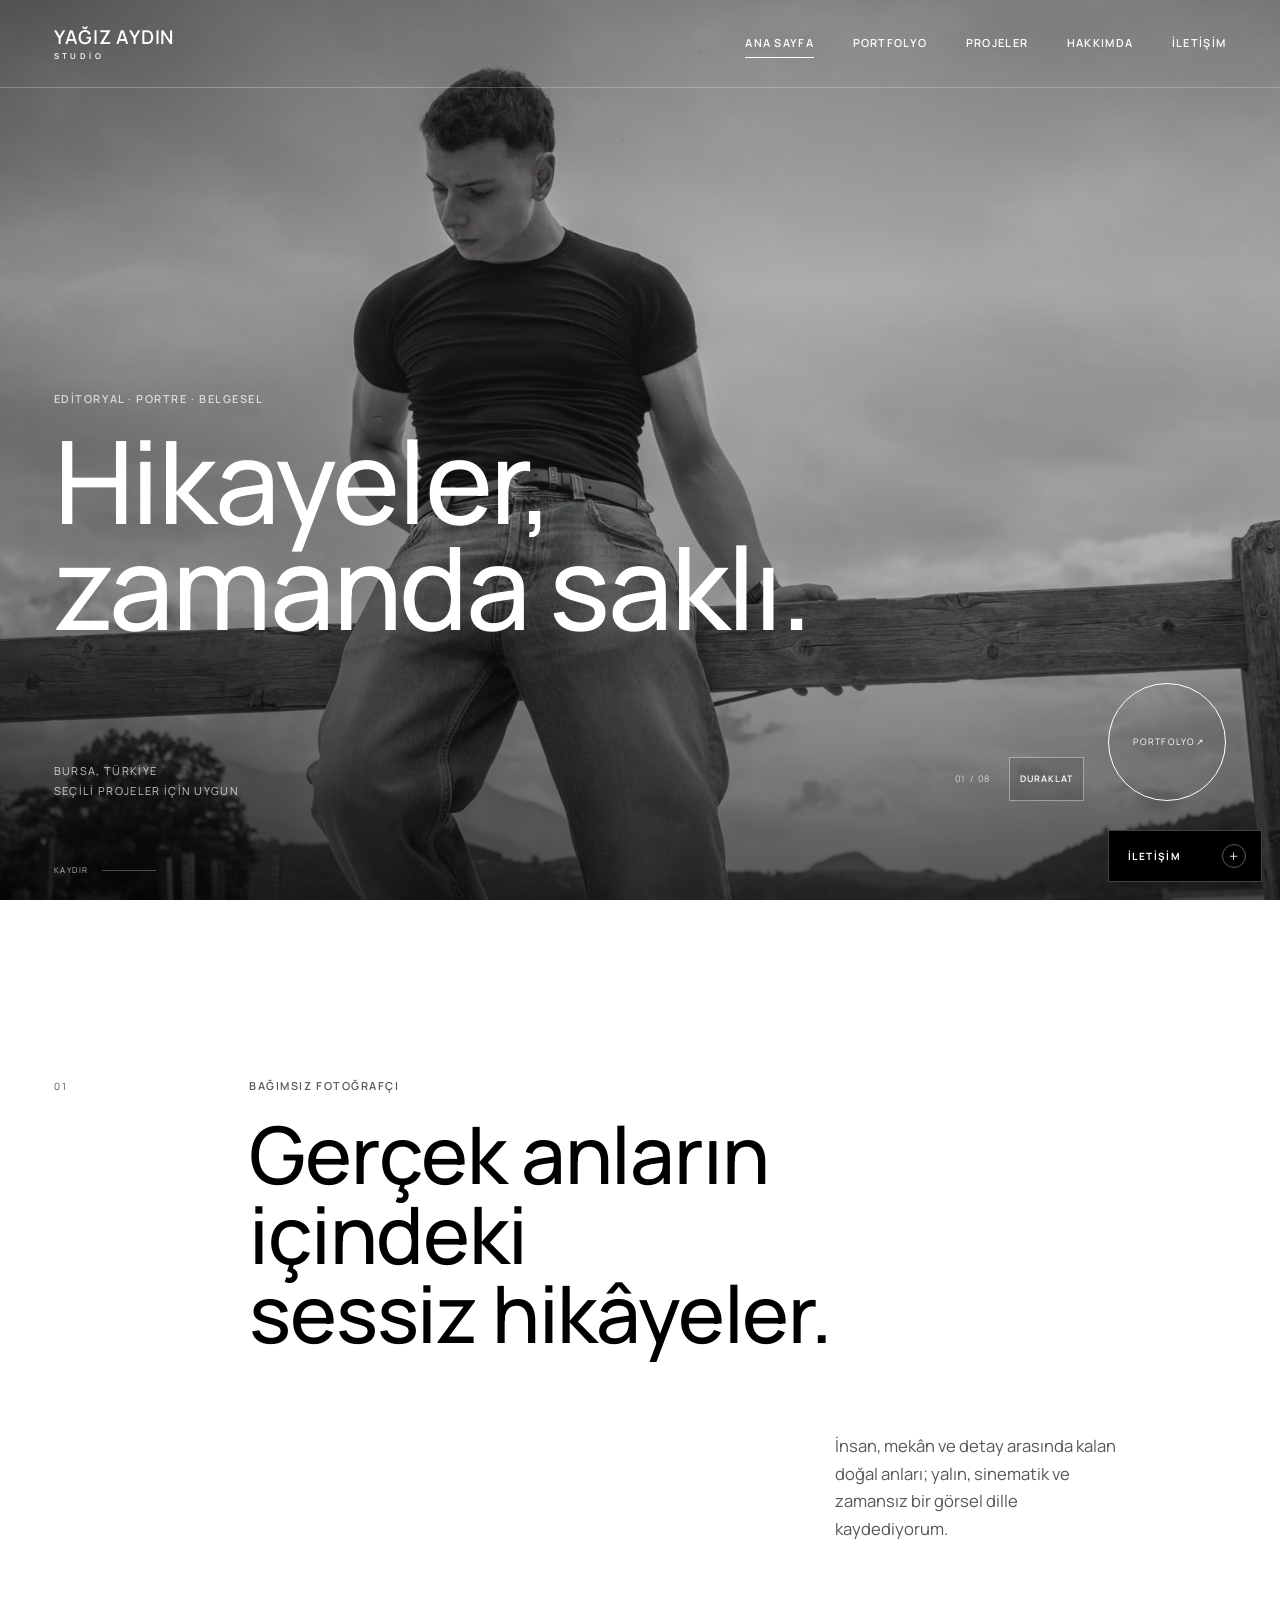
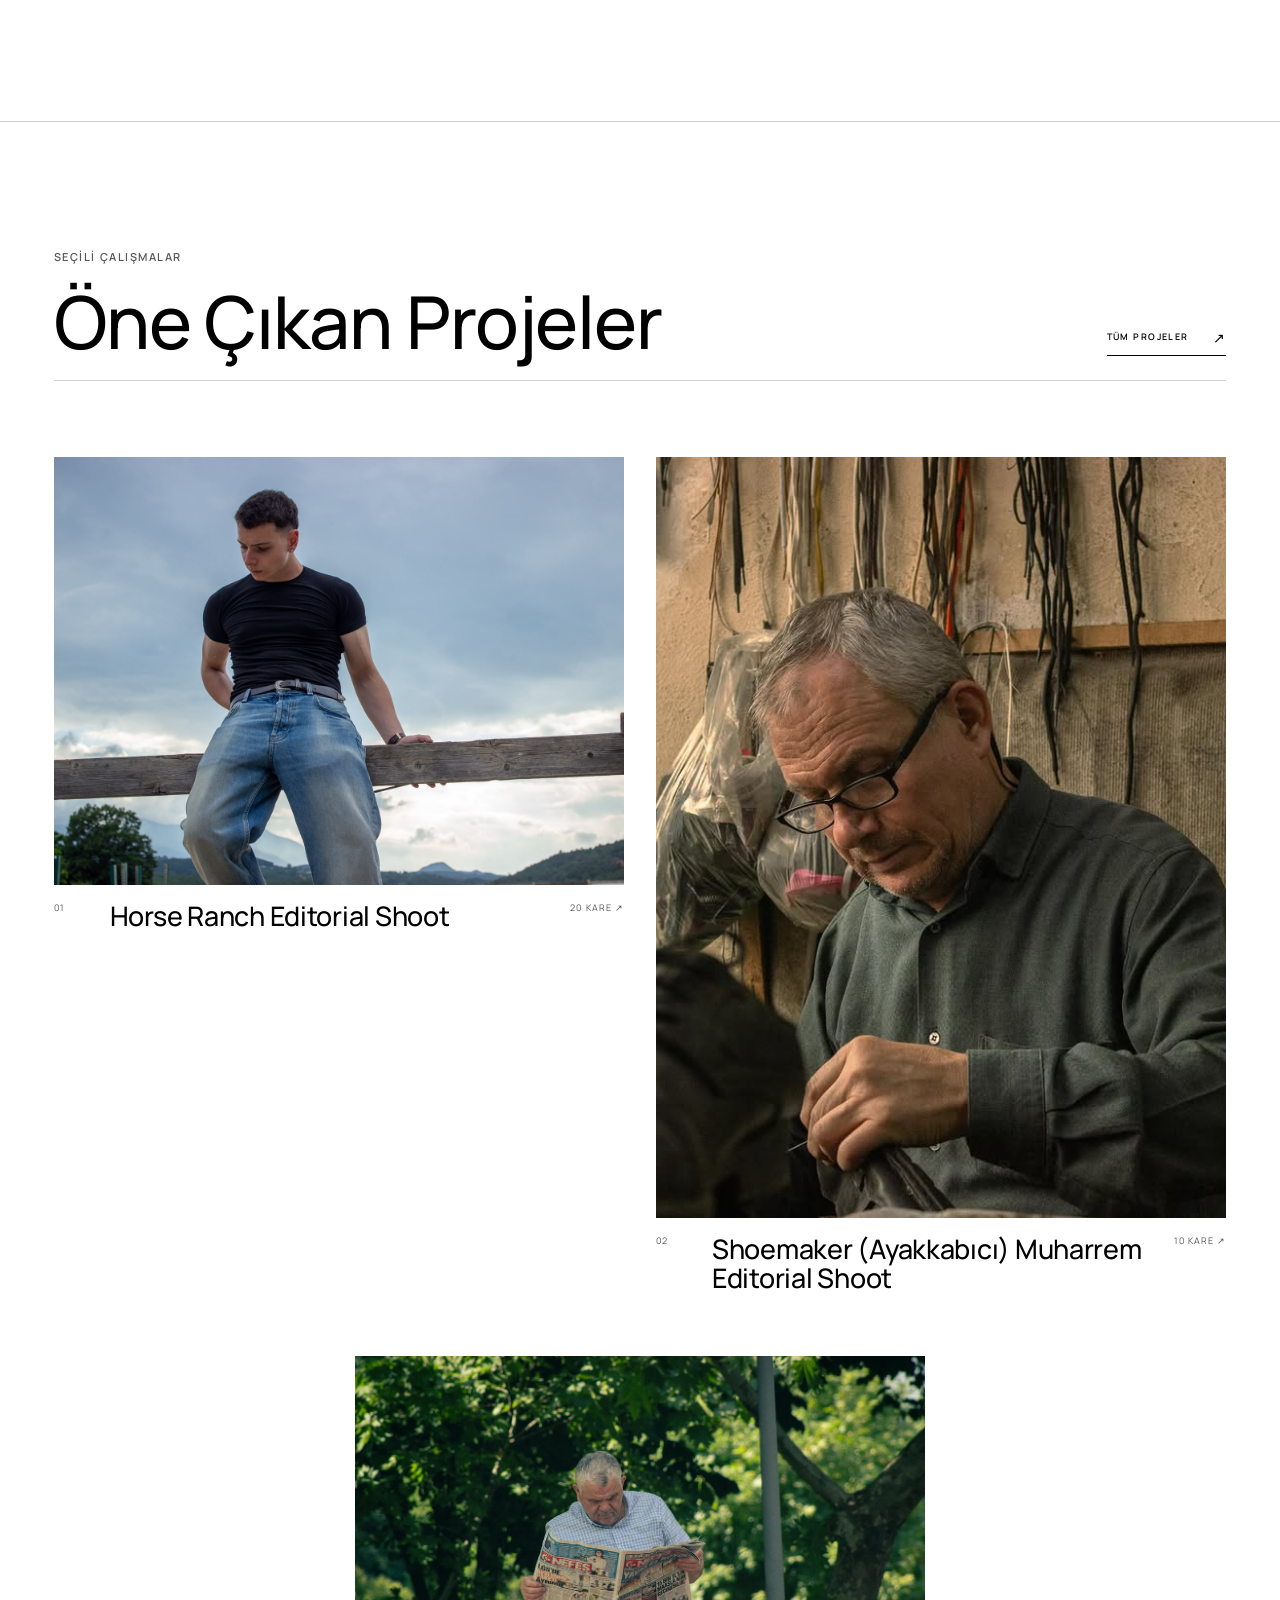
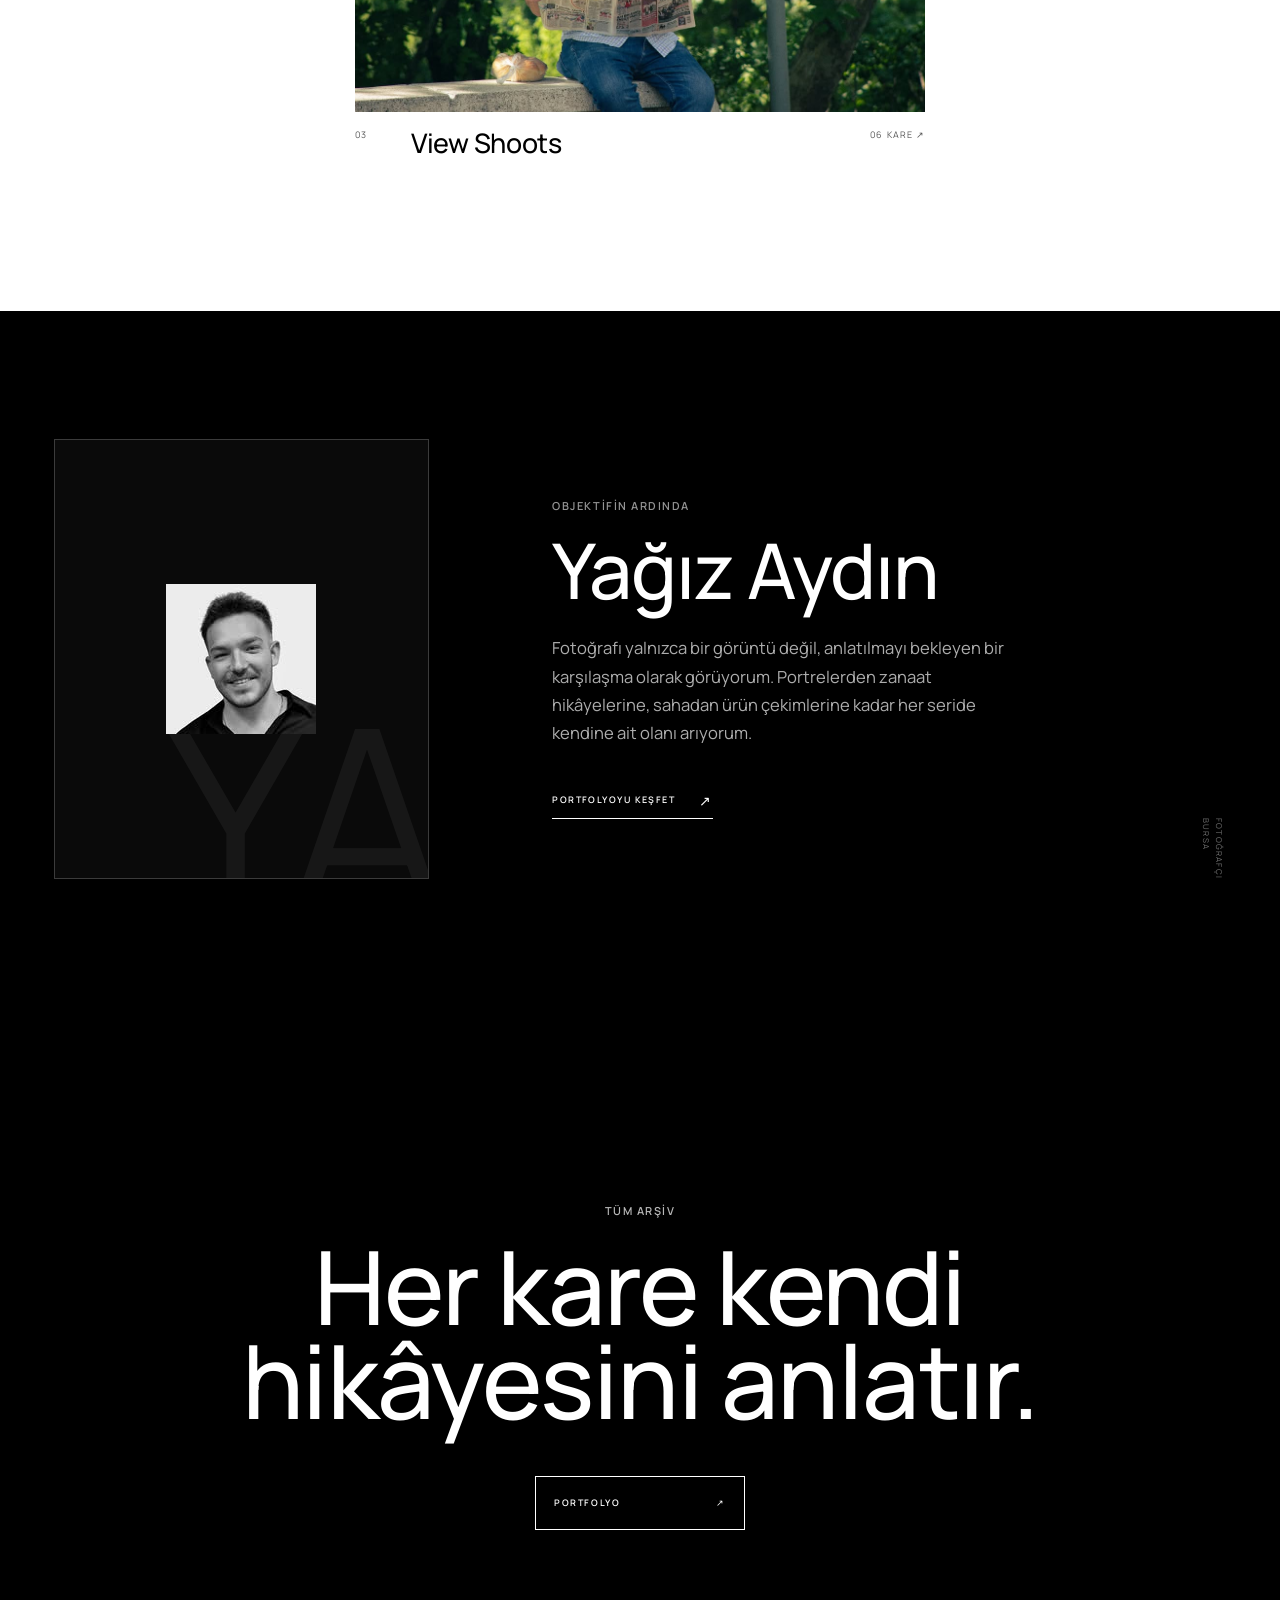
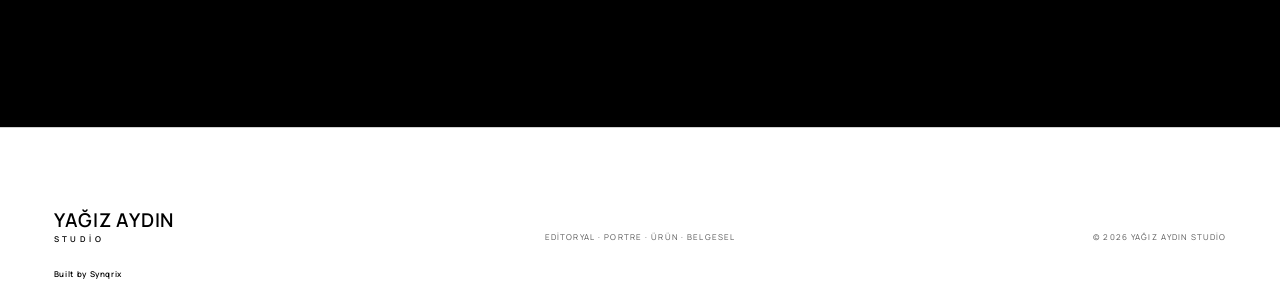
<file: index.html>
<!doctype html>
<html lang="tr">
<head>
  <meta charset="utf-8">
  <meta name="viewport" content="width=device-width, initial-scale=1">
  <meta name="description" content="Yağız Aydın Studio — Bursa merkezli fotoğrafçı; editoryal, portre, ürün ve belgesel fotoğraf.">
  <meta name="theme-color" content="#000000">
  <title>Yağız Aydın Studio — Fotoğrafçı</title>
  <link rel="stylesheet" href="styles.css?v=20260815-7">
  <script src="assets.js?v=20260818-8" defer></script>
  <script src="script.js?v=20260818-8" defer></script>
</head>
<body class="home-page" data-page="home">
  <a class="skip-link" href="#main-content">İçeriğe geç</a>

  <header class="site-header site-header--overlay" data-header>
    <a class="brand brand--light" href="index.html" aria-label="Yağız Aydın Studio ana sayfa">
      <span>YAĞIZ AYDIN</span>
      <small>STUDİO</small>
    </a>
    <button class="menu-toggle menu-toggle--light" type="button" aria-expanded="false" aria-controls="site-nav" data-menu-toggle>
      <span class="sr-only">Menüyü aç</span>
      <span></span><span></span>
    </button>
    <nav class="site-nav" id="site-nav" aria-label="Ana menü" data-nav>
      <a href="index.html" aria-current="page">ANA SAYFA</a>
      <a href="portfolio.html">PORTFOLYO</a>
      <a href="projects.html">PROJELER</a>
      <a href="#about">HAKKIMDA</a>
      <a href="contact.html">İLETİŞİM</a>
    </nav>
  </header>

  <main id="main-content">
    <section class="hero" aria-labelledby="hero-title">
      <div class="hero__media" data-hero-slideshow aria-hidden="true">
        <img class="hero__image is-active" data-hero-slide src="assets/Horse%20Ranch%20Editorial%20Shoot/WhatsApp%20Image%202026-07-06%20at%2013.57.46.jpeg" alt="" width="1600" height="1066" fetchpriority="high">
        <img class="hero__image" data-hero-slide alt="">
      </div>
      <div class="hero__shade"></div>
      <div class="hero__content">
        <p class="eyebrow eyebrow--light reveal">Editoryal · Portre · Belgesel</p>
        <h1 id="hero-title" class="hero__title reveal">Hikayeler,<br><span class="title-line">zamanda saklı.</span></h1>
        <div class="hero__footer reveal">
          <p>Bursa, Türkiye<br>Seçili projeler için uygun</p>
          <a class="circle-link circle-link--light" href="portfolio.html">
            <span>PORTFOLYO</span>
            <span aria-hidden="true">↗</span>
          </a>
        </div>
      </div>
      <div class="hero-slideshow__controls" aria-label="Ana görsel slayt kontrolleri">
        <p><span data-hero-current>01</span> / <span data-hero-total>08</span></p>
        <button class="hero-slideshow__toggle" type="button" data-hero-toggle aria-pressed="false">DURAKLAT</button>
      </div>
      <a class="scroll-cue" href="#selected-work" aria-label="Seçili projelere kaydır">
        <span>KAYDIR</span>
        <i></i>
      </a>
    </section>

    <section class="intro section-pad" aria-labelledby="intro-title">
      <div class="section-index">01</div>
      <div class="intro__copy">
        <p class="eyebrow">Bağımsız fotoğrafçı</p>
        <h2 id="intro-title">Gerçek anların içindeki<br><span class="title-line">sessiz hikâyeler.</span></h2>
      </div>
      <p class="intro__text">İnsan, mekân ve detay arasında kalan doğal anları; yalın, sinematik ve zamansız bir görsel dille kaydediyorum.</p>
    </section>

    <section class="selected-work section-pad" id="selected-work" aria-labelledby="selected-title">
      <div class="section-heading">
        <div>
          <p class="eyebrow">Seçili çalışmalar</p>
          <h2 id="selected-title">Öne Çıkan Projeler</h2>
        </div>
        <a class="text-link" href="projects.html">TÜM PROJELER <span aria-hidden="true">↗</span></a>
      </div>
      <div class="featured-projects" data-featured-projects></div>
    </section>

    <section class="about section-pad" id="about" aria-labelledby="about-title">
      <div class="about__portrait reveal">
        <img src="assets/Ya%C4%9F%C4%B1zAyd%C4%B1n.jpg" alt="Fotoğrafçı Yağız Aydın portresi" width="150" height="150" loading="lazy">
        <span aria-hidden="true">YA</span>
      </div>
      <div class="about__content reveal">
        <p class="eyebrow">Objektifin ardında</p>
        <h2 id="about-title">Yağız Aydın</h2>
        <p>Fotoğrafı yalnızca bir görüntü değil, anlatılmayı bekleyen bir karşılaşma olarak görüyorum. Portrelerden zanaat hikâyelerine, sahadan ürün çekimlerine kadar her seride kendine ait olanı arıyorum.</p>
        <a class="text-link" href="portfolio.html">PORTFOLYOYU KEŞFET <span aria-hidden="true">↗</span></a>
      </div>
      <p class="about__note">FOTOĞRAFÇI<br>BURSA</p>
    </section>

    <section class="closing-cta" aria-labelledby="cta-title">
      <p class="eyebrow eyebrow--light">Tüm arşiv</p>
      <h2 id="cta-title">Her kare kendi<br><span class="title-line">hikâyesini anlatır.</span></h2>
      <a class="button button--light" href="portfolio.html">PORTFOLYO <span aria-hidden="true">↗</span></a>
    </section>
  </main>

  <footer class="site-footer">
    <a class="brand" href="index.html">
      <span>YAĞIZ AYDIN</span>
      <small>STUDİO</small>
    </a>
    <p>Editoryal · Portre · Ürün · Belgesel</p>
    <p class="site-footer__copyright">© <span data-year>2026</span> YAĞIZ AYDIN STUDİO</p>
    <p class="site-footer__credit">Built by Synqrix</p>
  </footer>
</body>
</html>
</file>
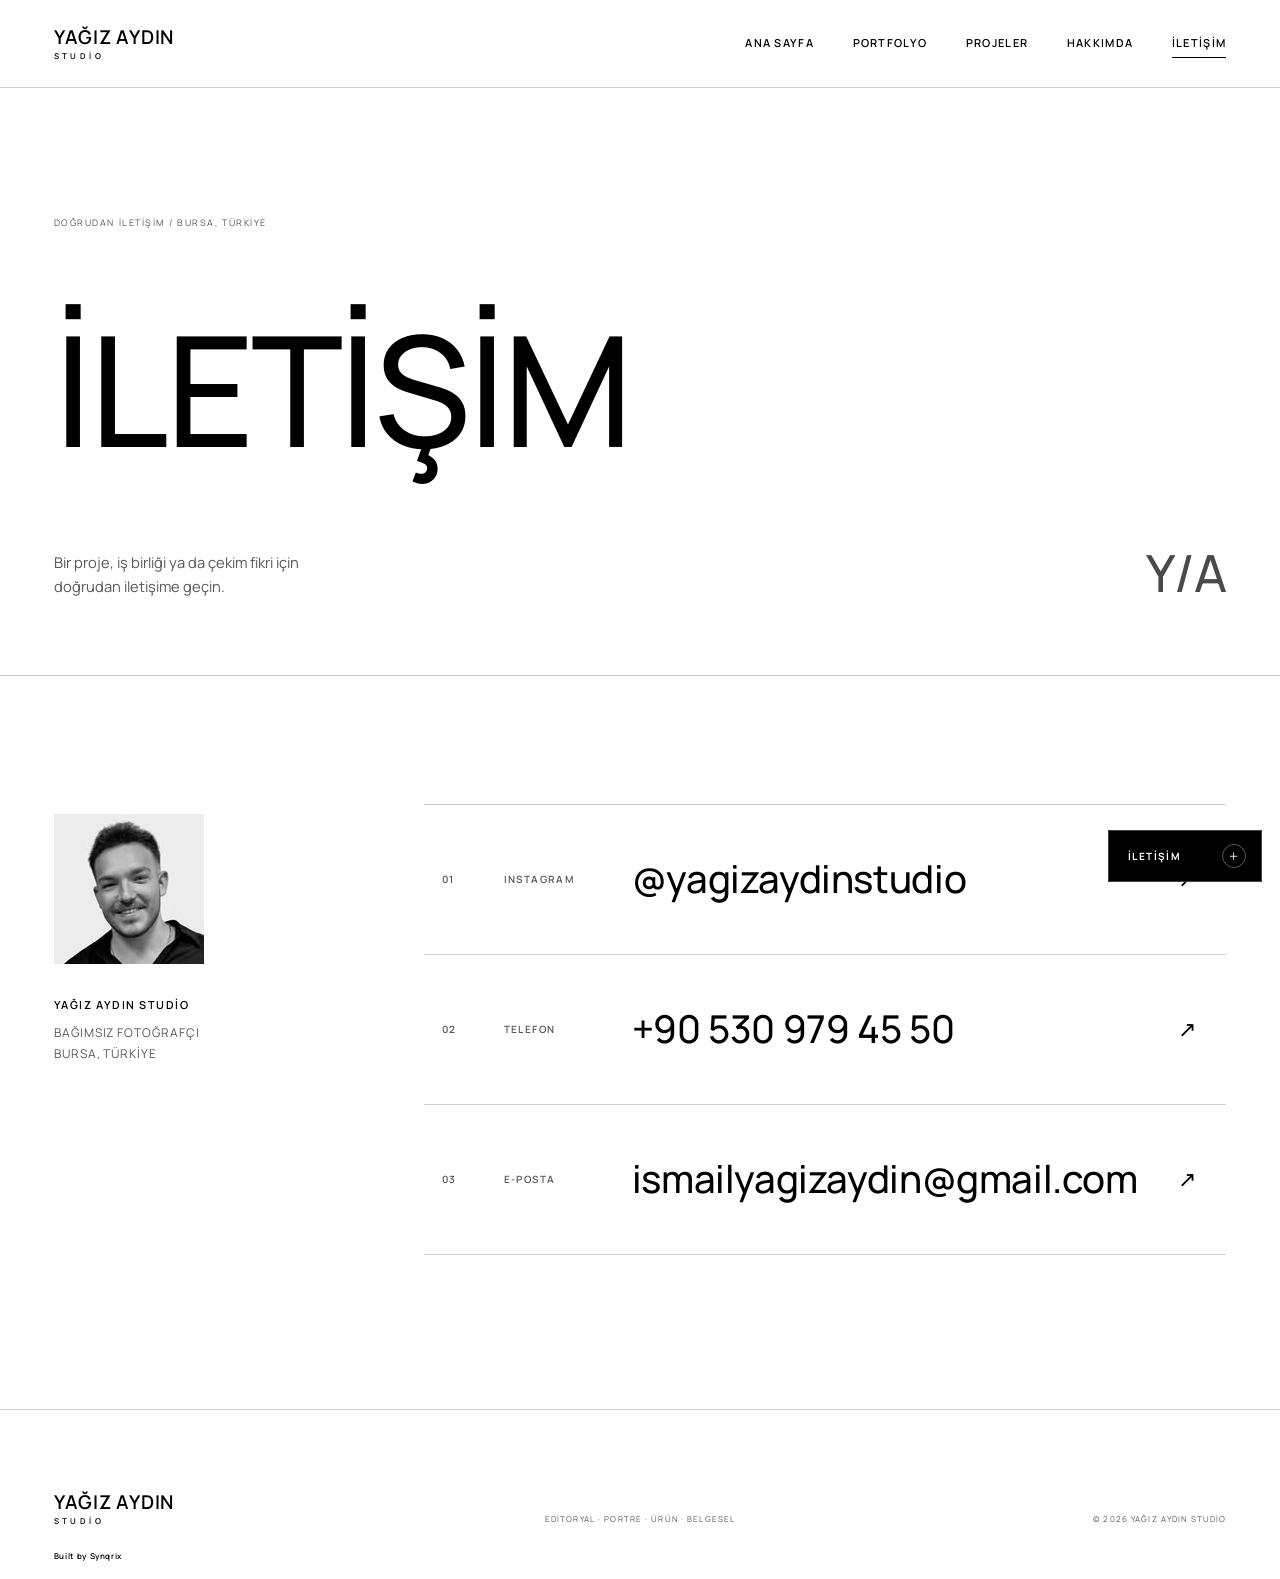
<file: contact.html>
<!doctype html>
<html lang="tr">
<head>
  <meta charset="utf-8">
  <meta name="viewport" content="width=device-width, initial-scale=1">
  <meta name="description" content="Yağız Aydın Studio iletişim bilgileri — Instagram, telefon ve e-posta.">
  <meta name="theme-color" content="#ffffff">
  <title>İletişim — Yağız Aydın Studio</title>
  <link rel="stylesheet" href="styles.css?v=20260815-7">
  <script src="assets.js?v=20260818-8" defer></script>
  <script src="script.js?v=20260818-8" defer></script>
</head>
<body data-page="contact">
  <a class="skip-link" href="#main-content">İçeriğe geç</a>

  <header class="site-header" data-header>
    <a class="brand" href="index.html" aria-label="Yağız Aydın Studio ana sayfa">
      <span>YAĞIZ AYDIN</span>
      <small>STUDİO</small>
    </a>
    <button class="menu-toggle" type="button" aria-expanded="false" aria-controls="site-nav" data-menu-toggle>
      <span class="sr-only">Menüyü aç</span>
      <span></span><span></span>
    </button>
    <nav class="site-nav" id="site-nav" aria-label="Ana menü" data-nav>
      <a href="index.html">ANA SAYFA</a>
      <a href="portfolio.html">PORTFOLYO</a>
      <a href="projects.html">PROJELER</a>
      <a href="index.html#about">HAKKIMDA</a>
      <a href="contact.html" aria-current="page">İLETİŞİM</a>
    </nav>
  </header>

  <main id="main-content">
    <section class="page-intro page-intro--contact section-pad" aria-labelledby="contact-title">
      <p class="page-intro__index">Doğrudan iletişim / Bursa, Türkiye</p>
      <h1 id="contact-title">İLETİŞİM</h1>
      <div class="page-intro__bottom">
        <p>Bir proje, iş birliği ya da çekim fikri için<br>doğrudan iletişime geçin.</p>
        <span class="page-intro__mark" aria-hidden="true">Y/A</span>
      </div>
    </section>

    <section class="contact-directory section-pad" id="contact-channels" aria-label="İletişim kanalları">
      <div class="contact-profile reveal">
        <img src="assets/Ya%C4%9F%C4%B1zAyd%C4%B1n.jpg" alt="Fotoğrafçı Yağız Aydın portresi" width="150" height="150">
        <div>
          <p class="eyebrow">YAĞIZ AYDIN STUDİO</p>
          <p>Bağımsız fotoğrafçı<br>Bursa, Türkiye</p>
        </div>
      </div>

      <div class="contact-links">
        <a class="contact-line reveal" href="https://www.instagram.com/yagizaydinstudio/" target="_blank" rel="noopener noreferrer">
          <span>01</span>
          <small>Instagram</small>
          <strong>@yagizaydinstudio</strong>
          <i aria-hidden="true">↗</i>
        </a>
        <a class="contact-line reveal" href="tel:+905309794550">
          <span>02</span>
          <small>Telefon</small>
          <strong>+90 530 979 45 50</strong>
          <i aria-hidden="true">↗</i>
        </a>
        <a class="contact-line reveal" href="mailto:ismailyagizaydin@gmail.com">
          <span>03</span>
          <small>E-posta</small>
          <strong>ismailyagizaydin@gmail.com</strong>
          <i aria-hidden="true">↗</i>
        </a>
      </div>
    </section>
  </main>

  <footer class="site-footer">
    <a class="brand" href="index.html">
      <span>YAĞIZ AYDIN</span>
      <small>STUDİO</small>
    </a>
    <p>Editoryal · Portre · Ürün · Belgesel</p>
    <p class="site-footer__copyright">© <span data-year>2026</span> YAĞIZ AYDIN STUDİO</p>
    <p class="site-footer__credit">Built by Synqrix</p>
  </footer>
</body>
</html>
</file>
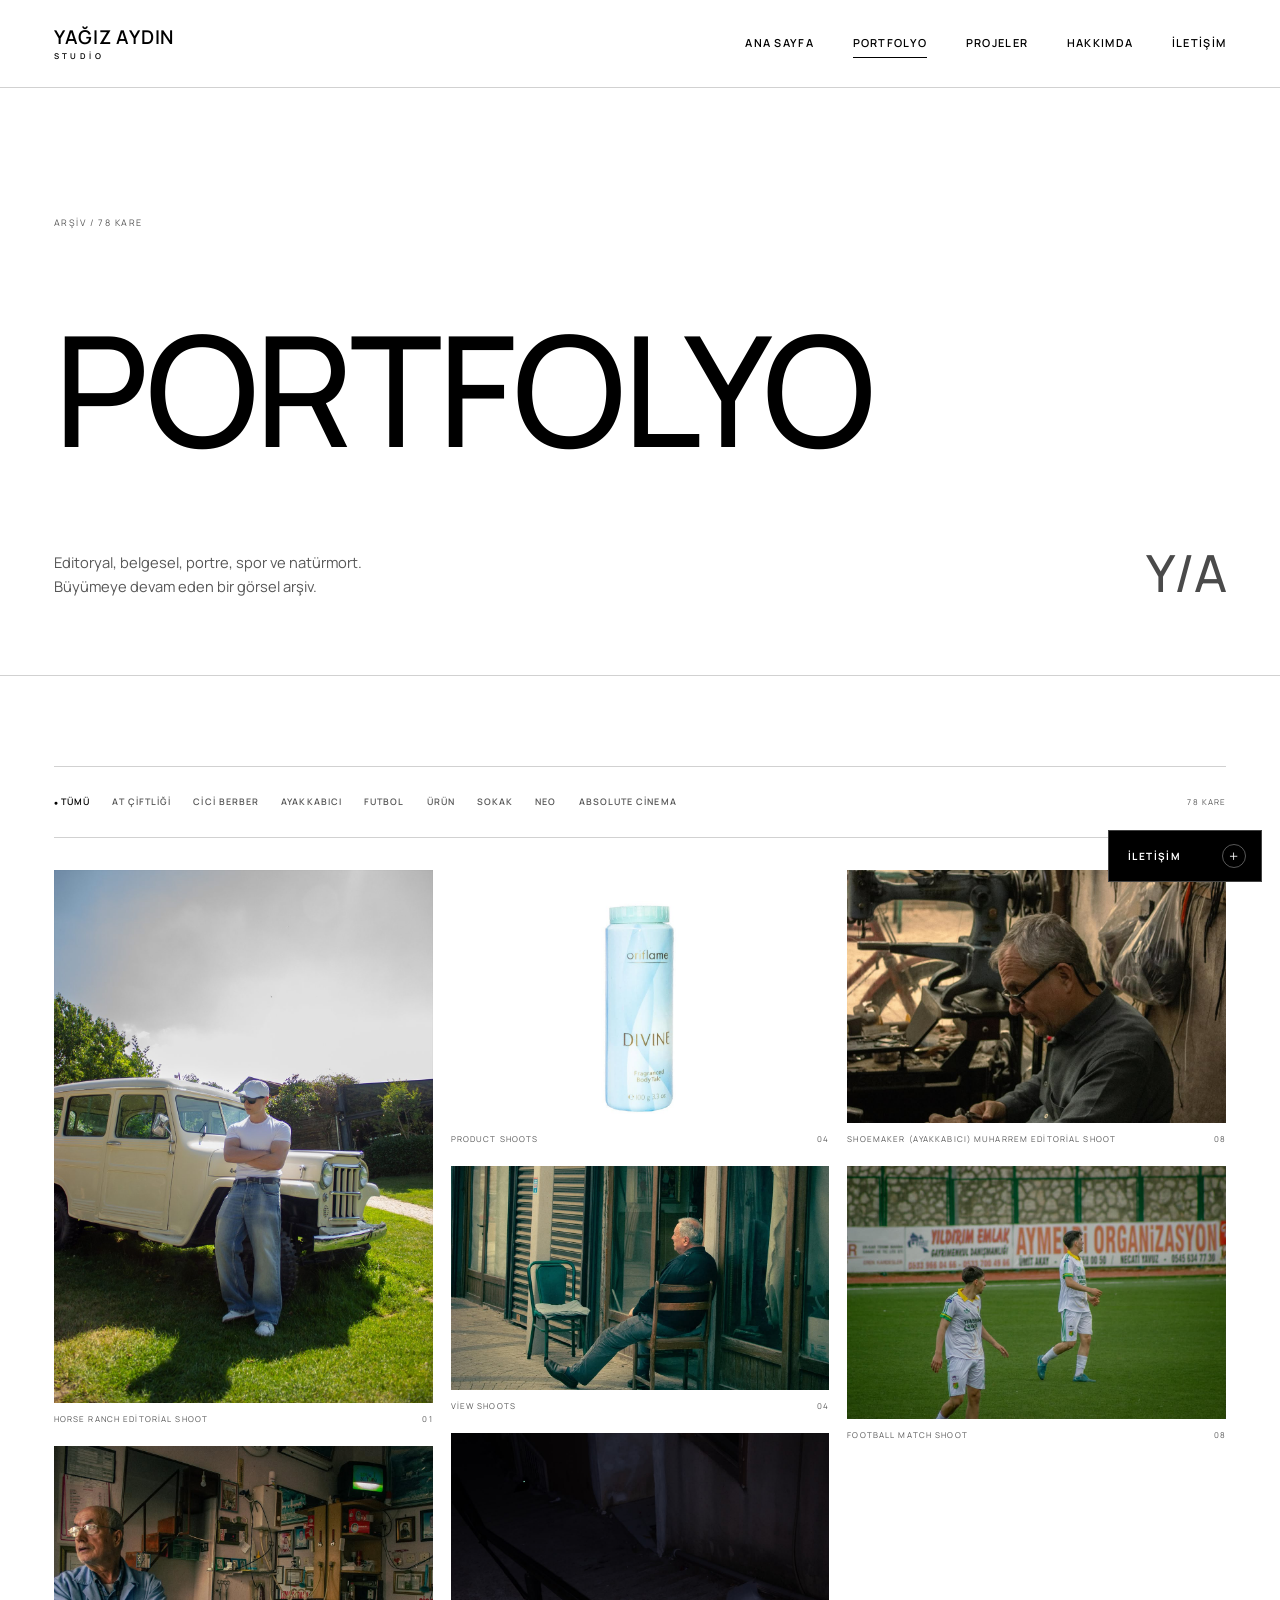
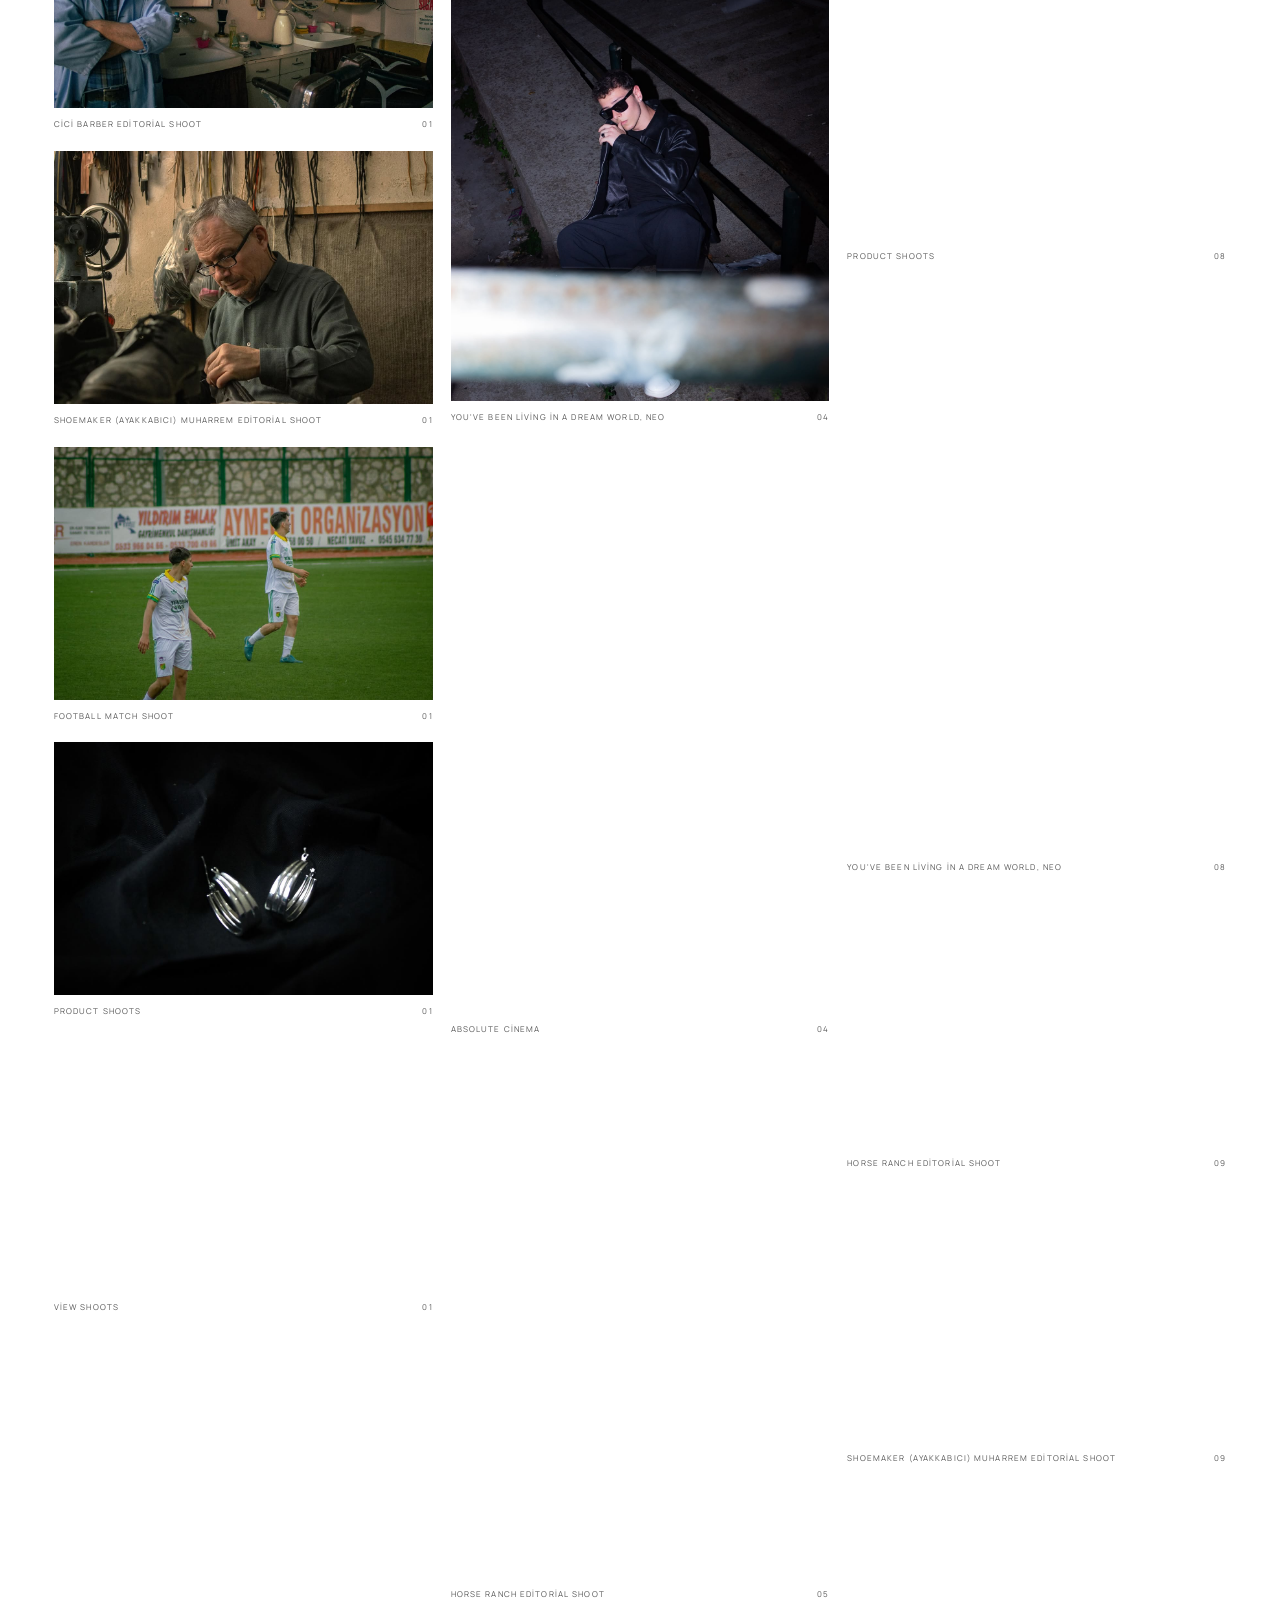
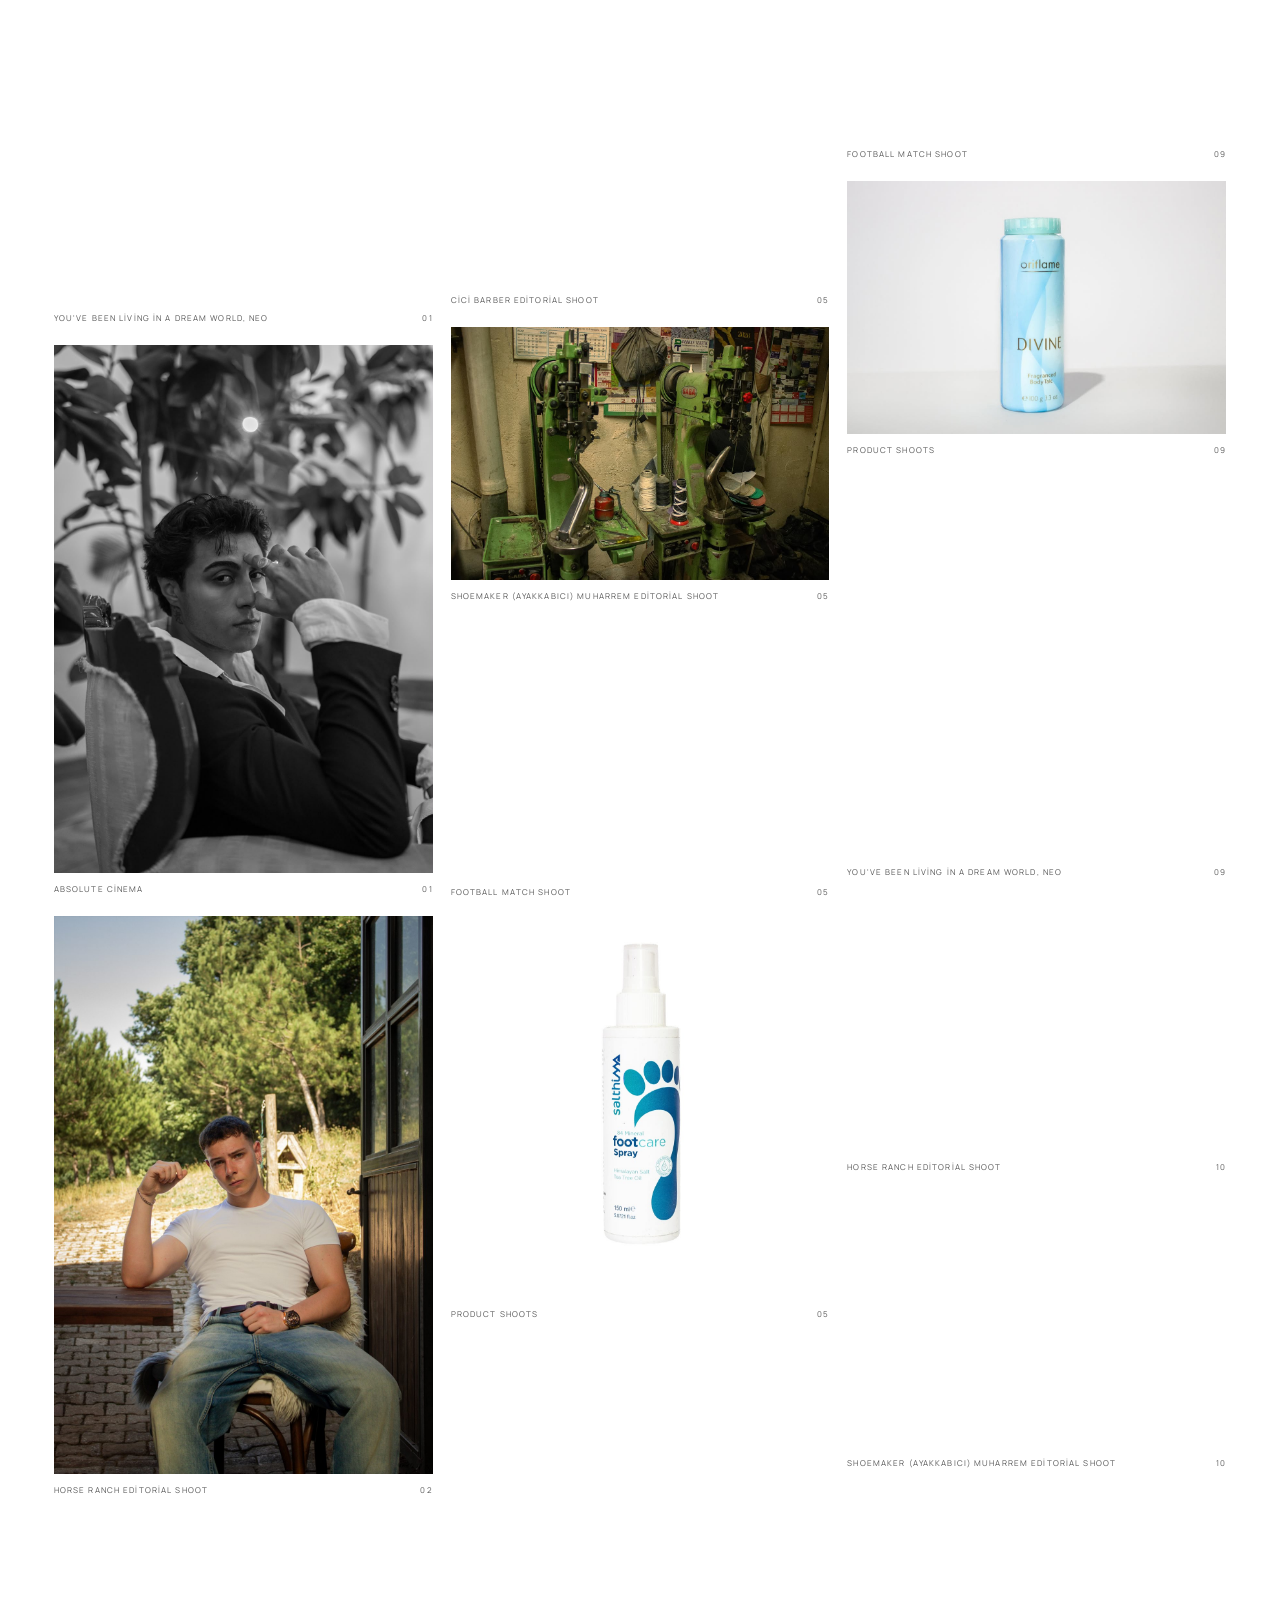
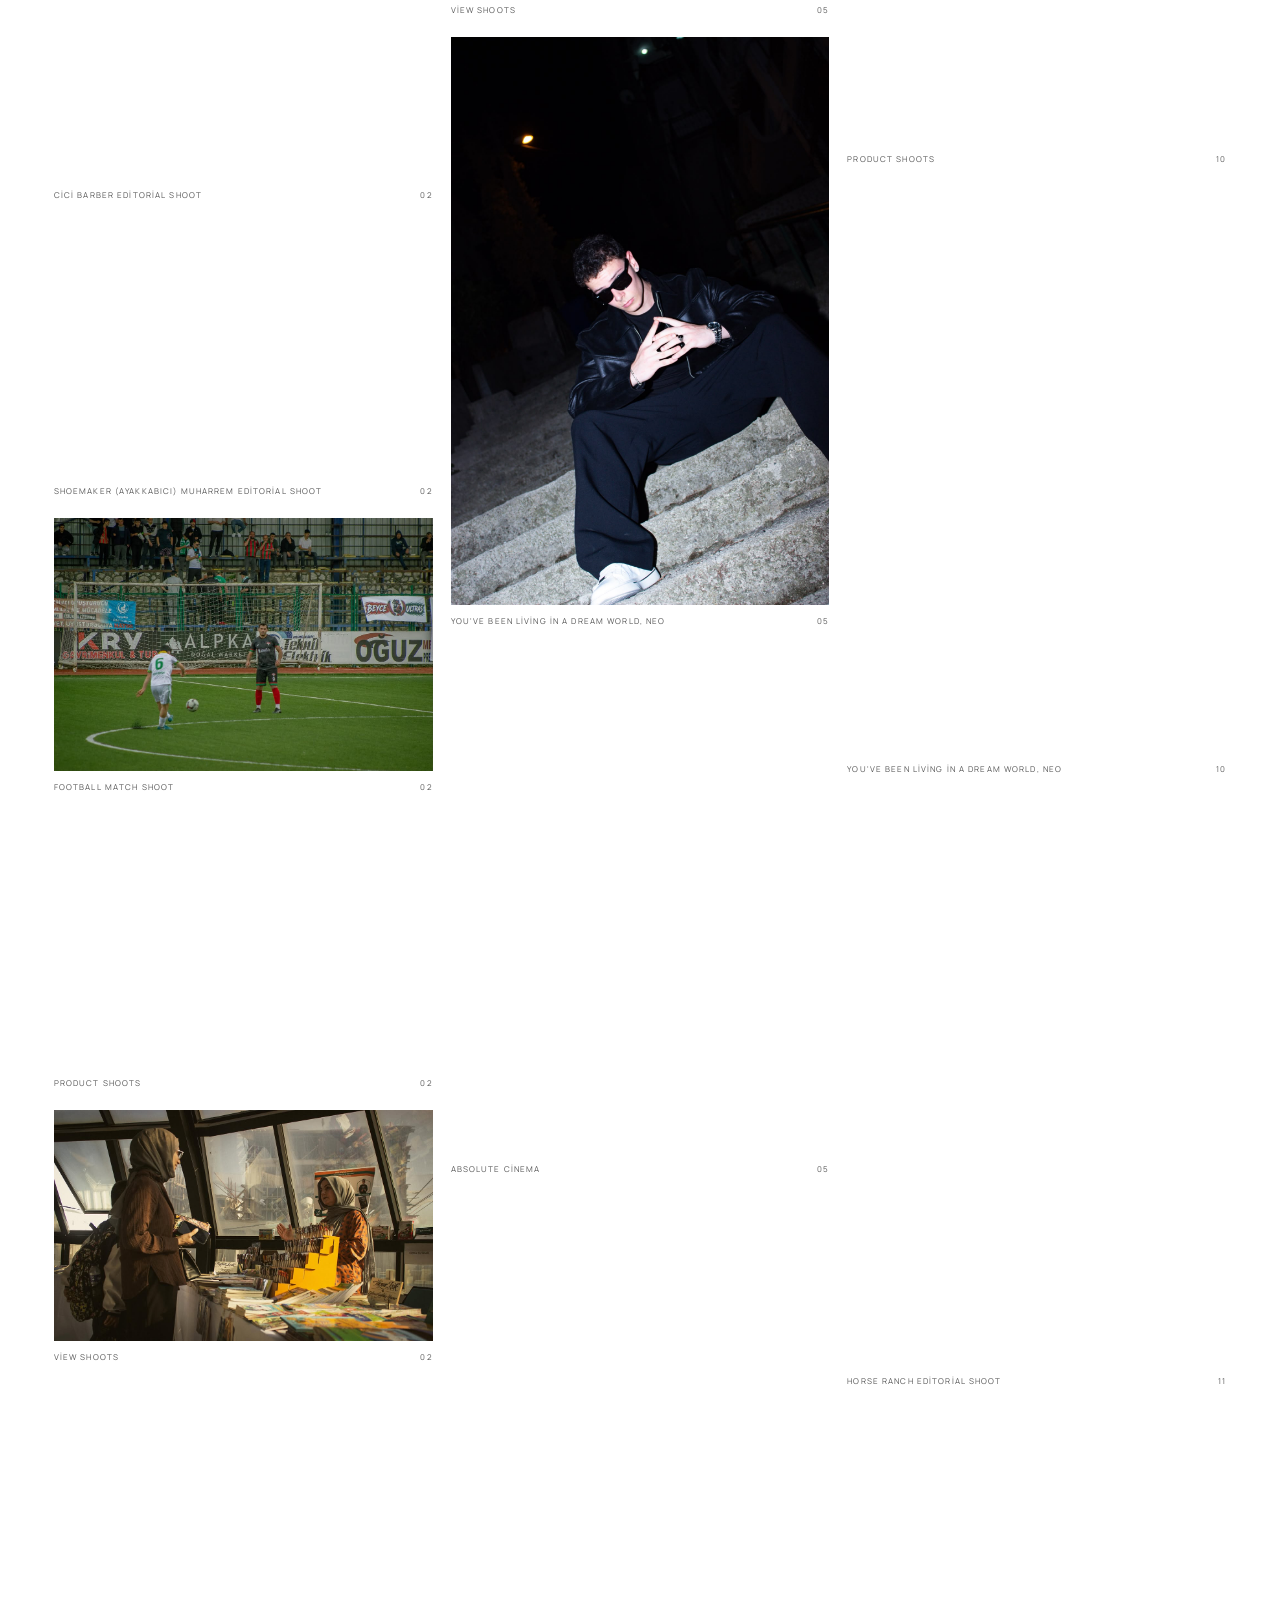
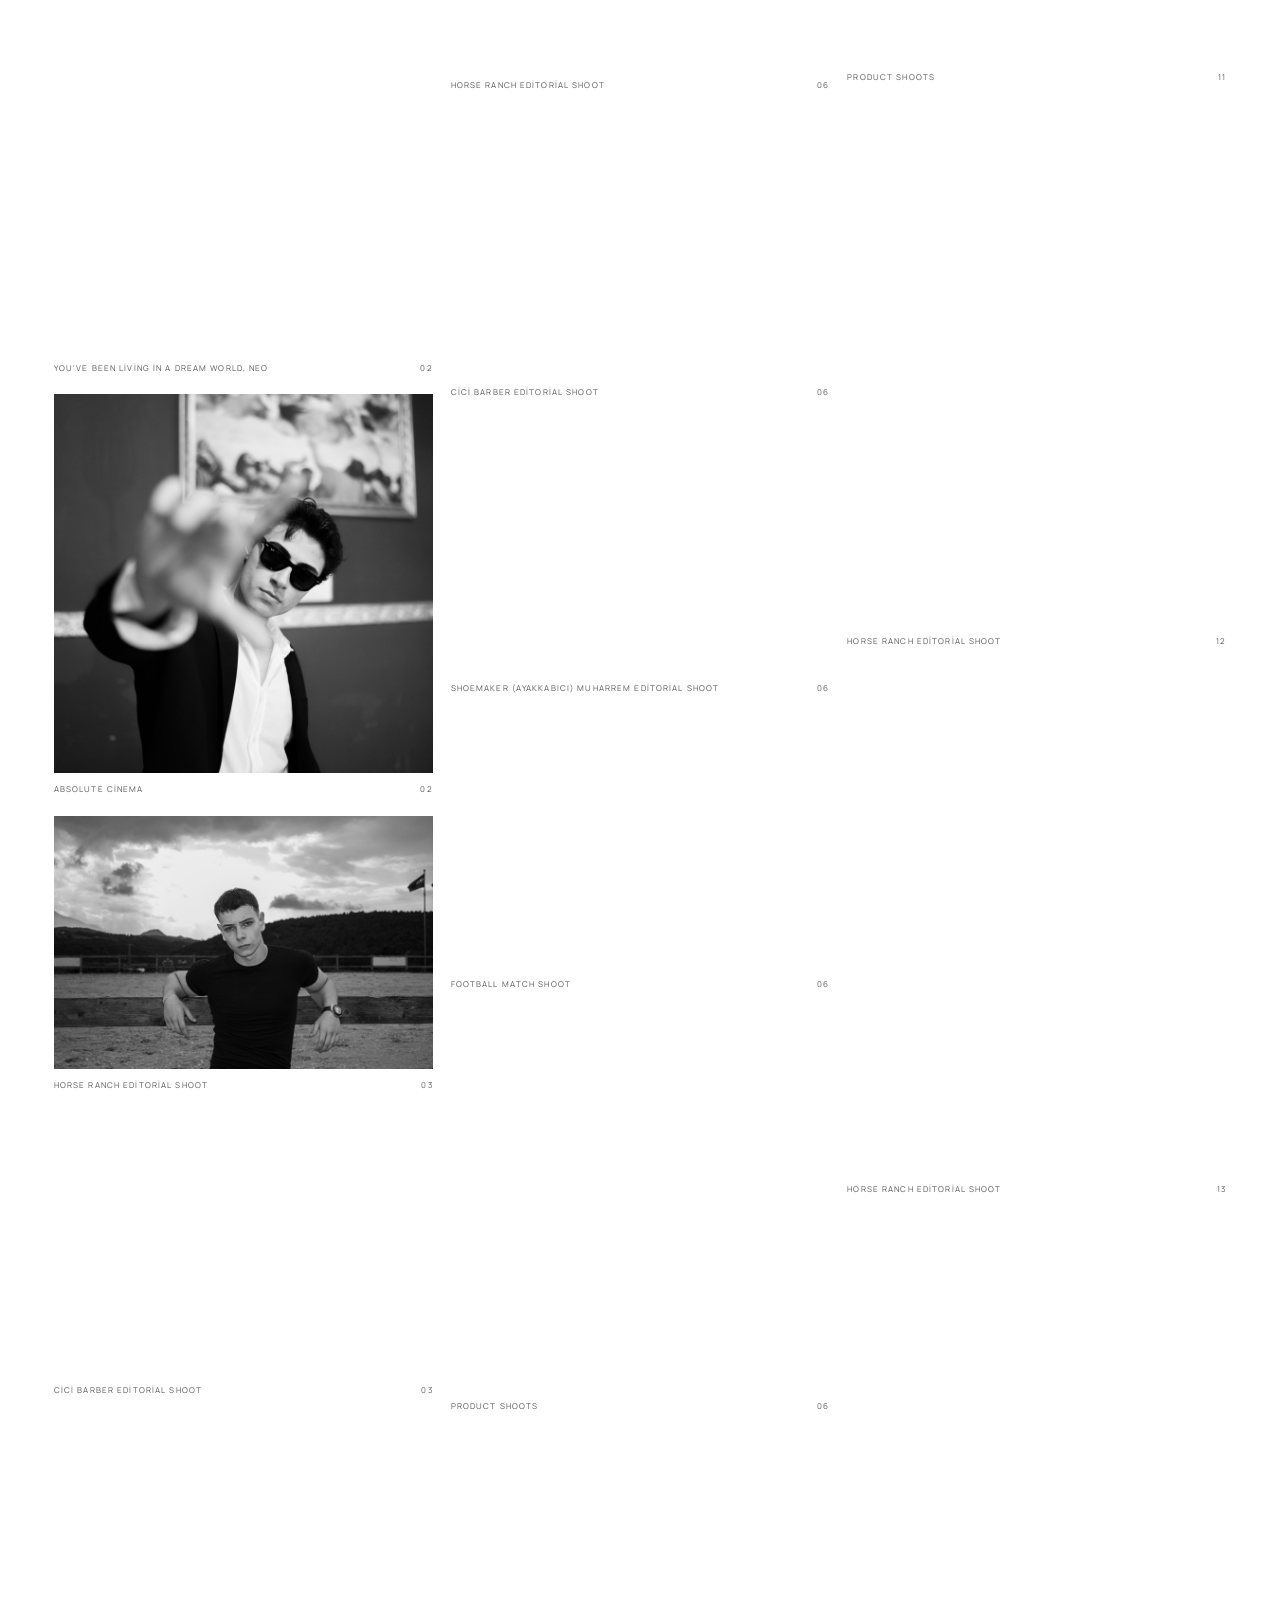
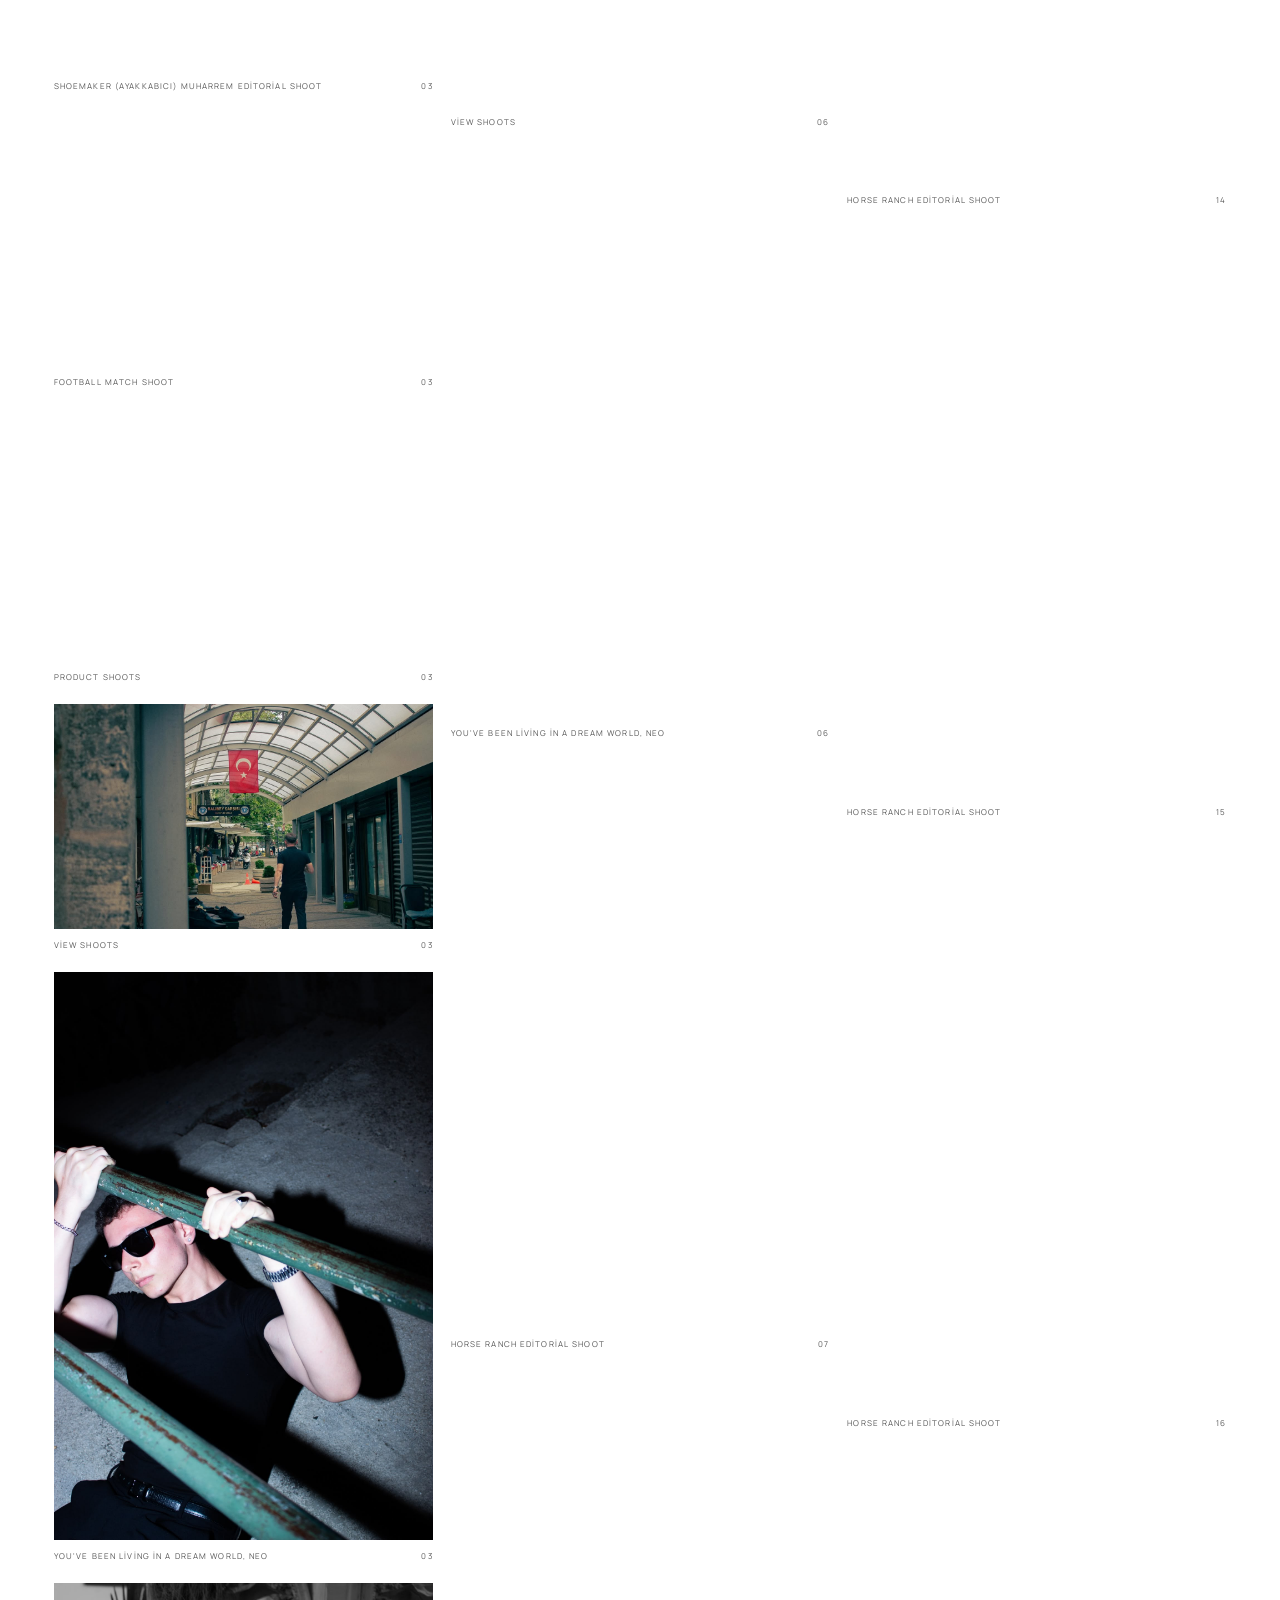
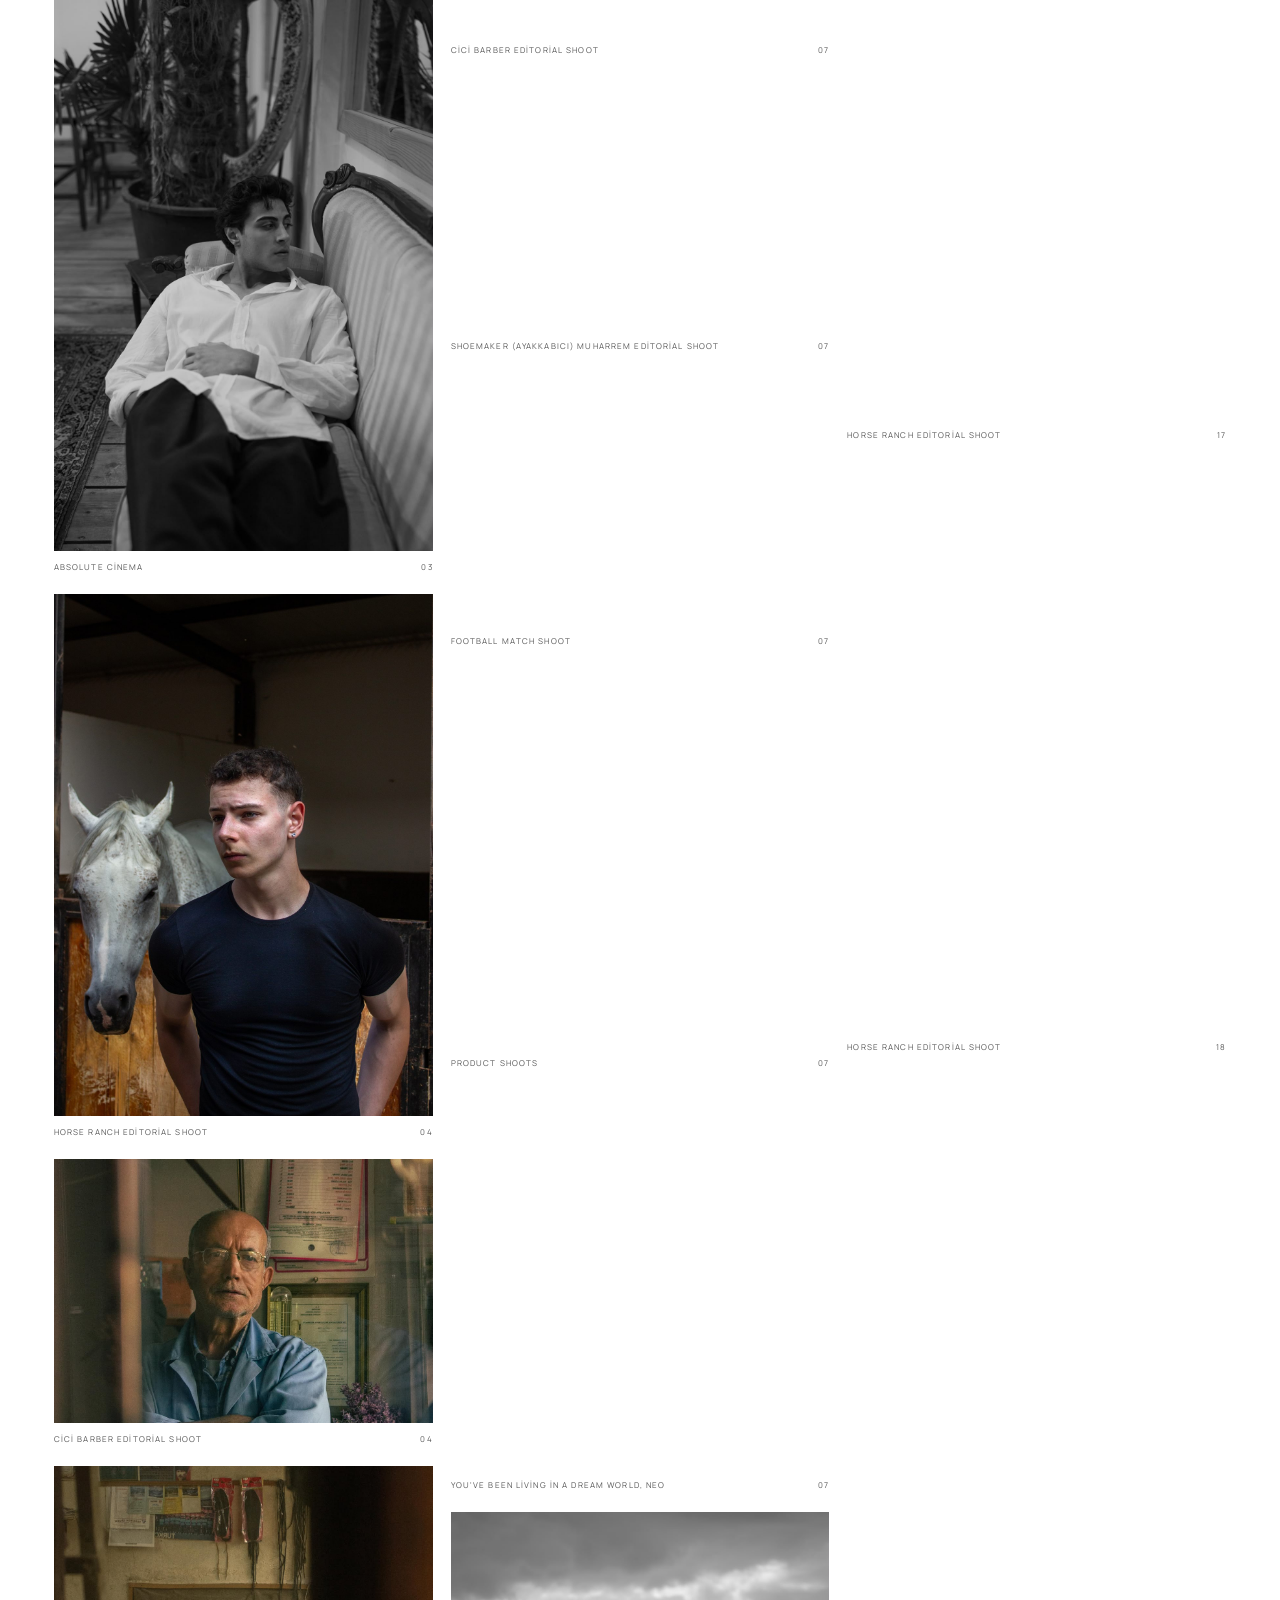
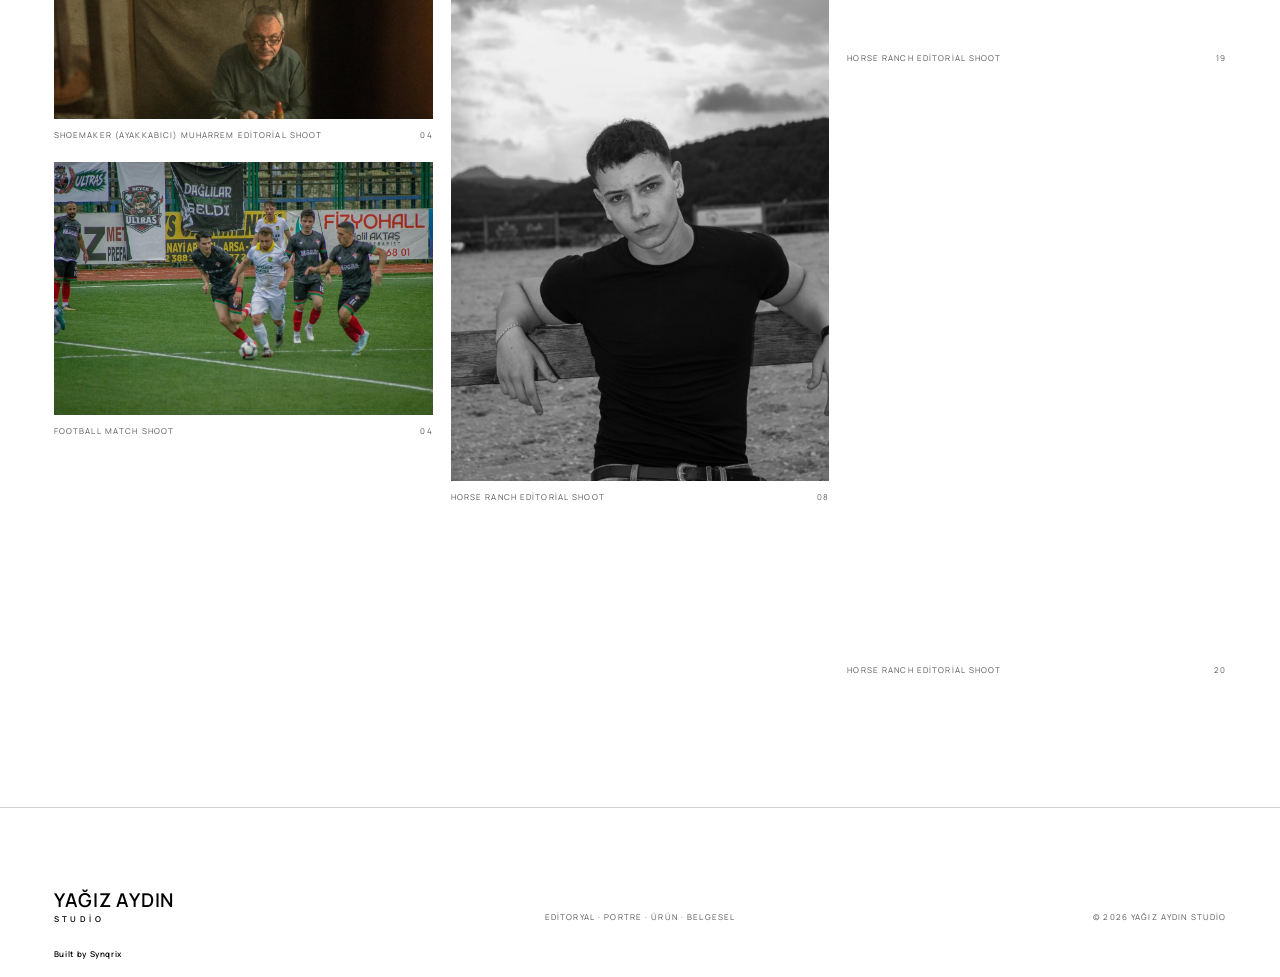
<file: portfolio.html>
<!doctype html>
<html lang="tr">
<head>
  <meta charset="utf-8">
  <meta name="viewport" content="width=device-width, initial-scale=1">
  <meta name="description" content="Yağız Aydın Studio fotoğraf portfolyosu — tüm editoryal, portre, ürün, spor ve sokak çekimleri.">
  <meta name="theme-color" content="#ffffff">
  <title>Portfolyo — Yağız Aydın Studio</title>
  <link rel="stylesheet" href="styles.css?v=20260815-7">
  <script src="assets.js?v=20260818-8" defer></script>
  <script src="script.js?v=20260818-8" defer></script>
</head>
<body data-page="portfolio">
  <a class="skip-link" href="#main-content">İçeriğe geç</a>
  <header class="site-header" data-header>
    <a class="brand" href="index.html" aria-label="Yağız Aydın Studio ana sayfa">
      <span>YAĞIZ AYDIN</span>
      <small>STUDİO</small>
    </a>
    <button class="menu-toggle" type="button" aria-expanded="false" aria-controls="site-nav" data-menu-toggle>
      <span class="sr-only">Menüyü aç</span>
      <span></span><span></span>
    </button>
    <nav class="site-nav" id="site-nav" aria-label="Ana menü" data-nav>
      <a href="index.html">ANA SAYFA</a>
      <a href="portfolio.html" aria-current="page">PORTFOLYO</a>
      <a href="projects.html">PROJELER</a>
      <a href="index.html#about">HAKKIMDA</a>
      <a href="contact.html">İLETİŞİM</a>
    </nav>
  </header>

  <main id="main-content">
    <section class="page-intro section-pad" aria-labelledby="page-title">
      <p class="page-intro__index">Arşiv / <span data-total-count>78</span> kare</p>
      <h1 id="page-title">PORTFOLYO</h1>
      <div class="page-intro__bottom">
        <p>Editoryal, belgesel, portre, spor ve natürmort.<br>Büyümeye devam eden bir görsel arşiv.</p>
        <span class="page-intro__mark" aria-hidden="true">Y/A</span>
      </div>
    </section>

    <section class="portfolio-section section-pad" id="portfolio-grid" aria-label="Fotoğraf galerisi">
      <div class="gallery-toolbar">
        <div class="filter-list" role="group" aria-label="Portfolyo filtreleri" data-filters>
          <button class="filter-button is-active" type="button" data-filter="all" aria-pressed="true">TÜMÜ</button>
        </div>
        <p><span data-visible-count>78</span> KARE</p>
      </div>
      <div class="masonry-gallery" data-portfolio-gallery></div>
      <noscript><p class="noscript-note">Galeriyi görüntülemek için JavaScript’i etkinleştirin.</p></noscript>
    </section>
  </main>

  <footer class="site-footer">
    <a class="brand" href="index.html">
      <span>YAĞIZ AYDIN</span>
      <small>STUDİO</small>
    </a>
    <p>Editoryal · Portre · Ürün · Belgesel</p>
    <p class="site-footer__copyright">© <span data-year>2026</span> YAĞIZ AYDIN STUDİO</p>
    <p class="site-footer__credit">Built by Synqrix</p>
  </footer>
</body>
</html>
</file>
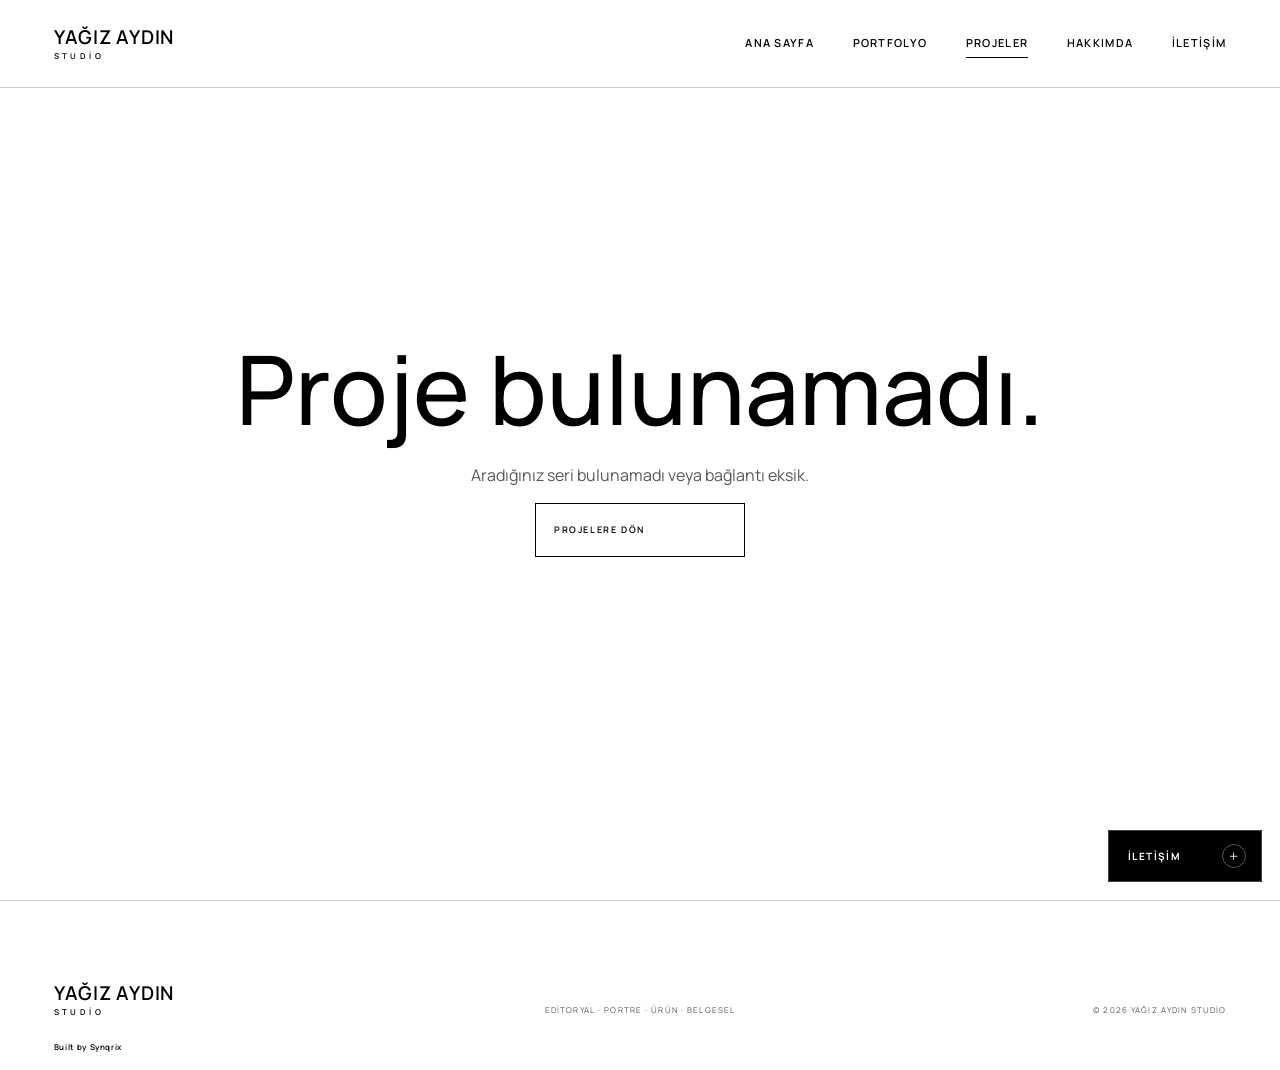
<file: project.html>
<!doctype html>
<html lang="tr">
<head>
  <meta charset="utf-8">
  <meta name="viewport" content="width=device-width, initial-scale=1">
  <meta name="description" content="Yağız Aydın Studio proje galerisi.">
  <meta name="theme-color" content="#000000">
  <title>Proje — Yağız Aydın Studio</title>
  <link rel="stylesheet" href="styles.css?v=20260815-7">
  <script src="assets.js?v=20260818-8" defer></script>
  <script src="script.js?v=20260818-8" defer></script>
</head>
<body data-page="project">
  <a class="skip-link" href="#main-content">İçeriğe geç</a>
  <header class="site-header site-header--overlay" data-header>
    <a class="brand brand--light" href="index.html" aria-label="Yağız Aydın Studio ana sayfa">
      <span>YAĞIZ AYDIN</span>
      <small>STUDİO</small>
    </a>
    <button class="menu-toggle menu-toggle--light" type="button" aria-expanded="false" aria-controls="site-nav" data-menu-toggle>
      <span class="sr-only">Menüyü aç</span>
      <span></span><span></span>
    </button>
    <nav class="site-nav" id="site-nav" aria-label="Ana menü" data-nav>
      <a href="index.html">ANA SAYFA</a>
      <a href="portfolio.html">PORTFOLYO</a>
      <a href="projects.html" aria-current="page">PROJELER</a>
      <a href="index.html#about">HAKKIMDA</a>
      <a href="contact.html">İLETİŞİM</a>
    </nav>
  </header>

  <main id="main-content">
    <section class="project-hero" data-project-hero aria-labelledby="project-title">
      <img class="project-hero__image" data-project-cover alt="" fetchpriority="high">
      <div class="project-hero__shade"></div>
      <div class="project-hero__content">
        <a class="project-breadcrumb" href="projects.html">PROJELER <span aria-hidden="true">/</span> <span data-project-breadcrumb>PROJE</span></a>
        <p class="eyebrow eyebrow--light" data-project-eyebrow>Editoryal</p>
        <h1 id="project-title" data-project-title>Proje</h1>
        <p class="project-hero__count"><span data-project-count>00</span> KARE</p>
      </div>
      <a class="scroll-cue" href="#project-gallery" aria-label="Proje galerisine kaydır">
        <span>SERİYİ GÖR</span>
        <i></i>
      </a>
    </section>

    <section class="project-gallery-section section-pad" id="project-gallery" aria-label="Proje fotoğrafları">
      <div class="project-gallery-heading">
        <p class="eyebrow">Serinin tamamı</p>
        <p>Tam ekran görüntülemek için bir kareye tıklayın.</p>
      </div>
      <div class="masonry-gallery masonry-gallery--project" data-project-gallery></div>
      <div class="next-project" data-next-project></div>
    </section>
  </main>

  <footer class="site-footer">
    <a class="brand" href="index.html">
      <span>YAĞIZ AYDIN</span>
      <small>STUDİO</small>
    </a>
    <p>Editoryal · Portre · Ürün · Belgesel</p>
    <p class="site-footer__copyright">© <span data-year>2026</span> YAĞIZ AYDIN STUDİO</p>
    <p class="site-footer__credit">Built by Synqrix</p>
  </footer>
</body>
</html>
</file>
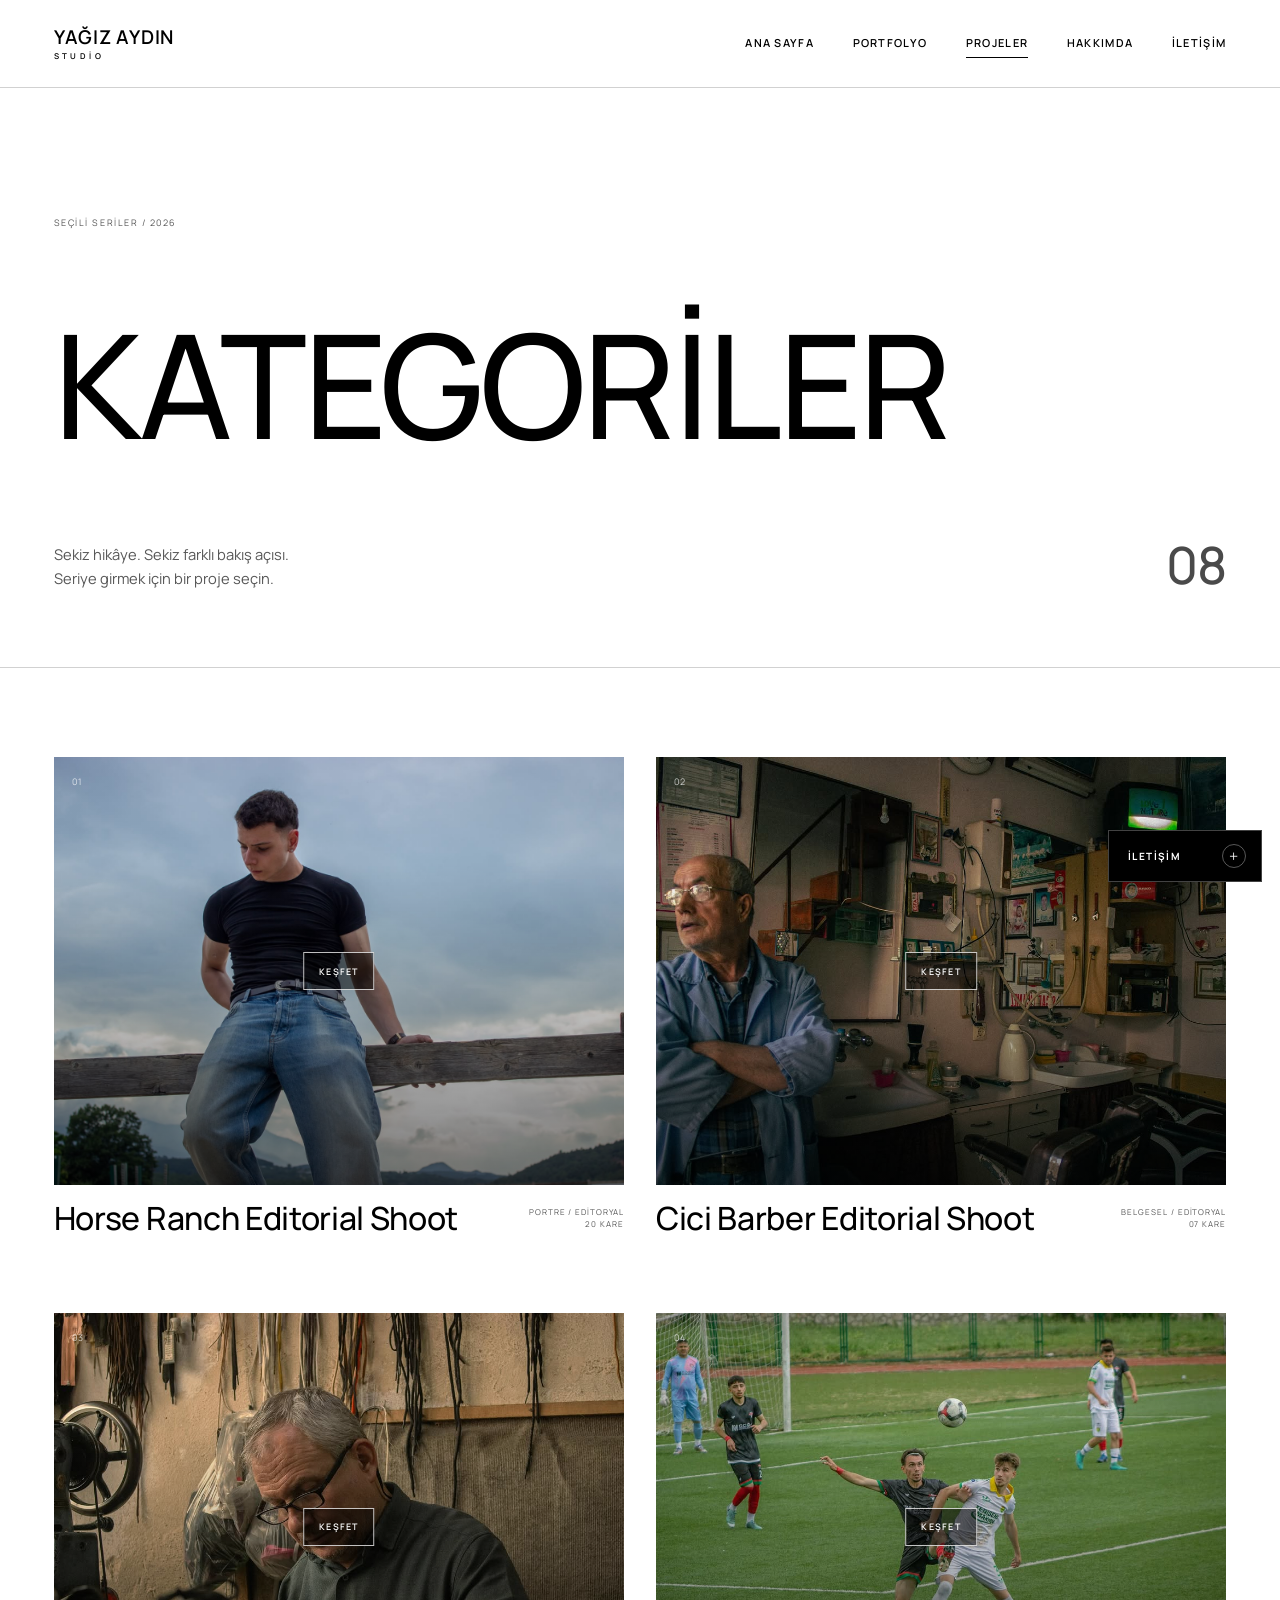
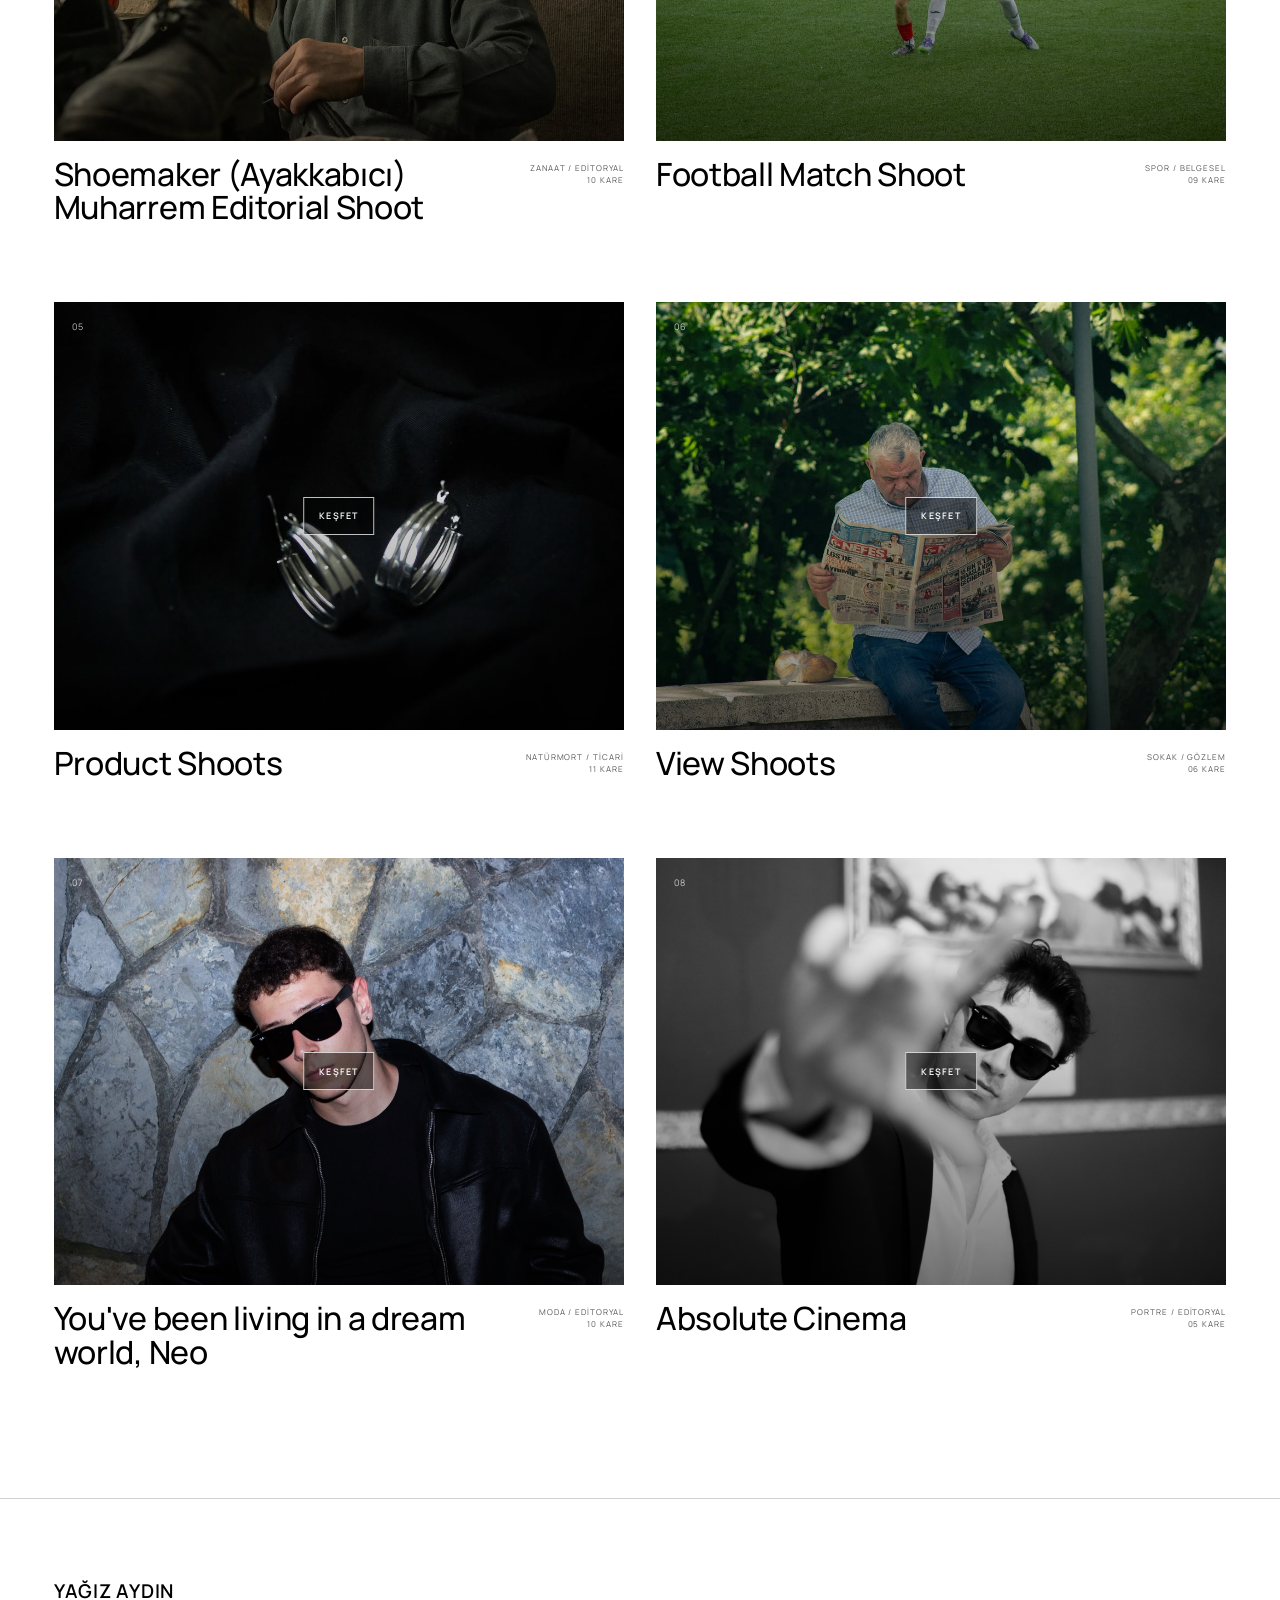
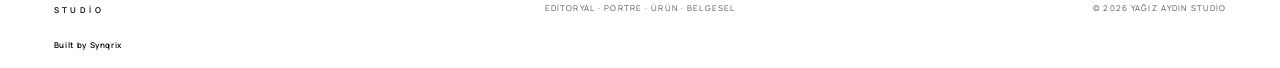
<file: projects.html>
<!doctype html>
<html lang="tr">
<head>
  <meta charset="utf-8">
  <meta name="viewport" content="width=device-width, initial-scale=1">
  <meta name="description" content="Yağız Aydın Studio projeleri — sekiz farklı editoryal, spor, ürün ve sokak fotoğraf serisi.">
  <meta name="theme-color" content="#ffffff">
  <title>Projeler — Yağız Aydın Studio</title>
  <link rel="stylesheet" href="styles.css?v=20260815-7">
  <script src="assets.js?v=20260818-8" defer></script>
  <script src="script.js?v=20260818-8" defer></script>
</head>
<body data-page="projects">
  <a class="skip-link" href="#main-content">İçeriğe geç</a>
  <header class="site-header" data-header>
    <a class="brand" href="index.html" aria-label="Yağız Aydın Studio ana sayfa">
      <span>YAĞIZ AYDIN</span>
      <small>STUDİO</small>
    </a>
    <button class="menu-toggle" type="button" aria-expanded="false" aria-controls="site-nav" data-menu-toggle>
      <span class="sr-only">Menüyü aç</span>
      <span></span><span></span>
    </button>
    <nav class="site-nav" id="site-nav" aria-label="Ana menü" data-nav>
      <a href="index.html">ANA SAYFA</a>
      <a href="portfolio.html">PORTFOLYO</a>
      <a href="projects.html" aria-current="page">PROJELER</a>
      <a href="index.html#about">HAKKIMDA</a>
      <a href="contact.html">İLETİŞİM</a>
    </nav>
  </header>

  <main id="main-content">
    <section class="page-intro page-intro--projects section-pad" aria-labelledby="page-title">
      <p class="page-intro__index">Seçili seriler / 2026</p>
      <h1 id="page-title">KATEGORİLER</h1>
      <div class="page-intro__bottom">
        <p>Sekiz hikâye. Sekiz farklı bakış açısı.<br>Seriye girmek için bir proje seçin.</p>
        <span class="page-intro__mark" aria-hidden="true">08</span>
      </div>
    </section>

    <section class="projects-section section-pad" id="project-categories" aria-label="Proje kategorileri">
      <div class="project-grid" data-project-grid></div>
      <noscript><p class="noscript-note">Projeleri görüntülemek için JavaScript’i etkinleştirin.</p></noscript>
    </section>
  </main>

  <footer class="site-footer">
    <a class="brand" href="index.html">
      <span>YAĞIZ AYDIN</span>
      <small>STUDİO</small>
    </a>
    <p>Editoryal · Portre · Ürün · Belgesel</p>
    <p class="site-footer__copyright">© <span data-year>2026</span> YAĞIZ AYDIN STUDİO</p>
    <p class="site-footer__credit">Built by Synqrix</p>
  </footer>
</body>
</html>
</file>
<file: styles.css>
@font-face {
  font-family: "Bodoni Moda";
  font-style: normal;
  font-weight: 400 900;
  font-display: swap;
  src: url("fonts/bodoni-moda-latin-ext.woff2") format("woff2");
  unicode-range: U+0100-02BA, U+02BD-02C5, U+02C7-02CC, U+02CE-02D7, U+02DD-02FF, U+0304, U+0308, U+0329, U+1D00-1DBF, U+1E00-1E9F, U+1EF2-1EFF, U+2020, U+20A0-20AB, U+20AD-20C0, U+2113, U+2C60-2C7F, U+A720-A7FF;
}

@font-face {
  font-family: "Bodoni Moda";
  font-style: normal;
  font-weight: 400 900;
  font-display: swap;
  src: url("fonts/bodoni-moda-latin.woff2") format("woff2");
  unicode-range: U+0000-00FF, U+0131, U+0152-0153, U+02BB-02BC, U+02C6, U+02DA, U+02DC, U+0304, U+0308, U+0329, U+2000-206F, U+20AC, U+2122, U+2191, U+2193, U+2212, U+2215, U+FEFF, U+FFFD;
}

@font-face {
  font-family: "Manrope";
  font-style: normal;
  font-weight: 300 700;
  font-display: swap;
  src: url("fonts/manrope-latin-ext.woff2") format("woff2");
  unicode-range: U+0100-02BA, U+02BD-02C5, U+02C7-02CC, U+02CE-02D7, U+02DD-02FF, U+0304, U+0308, U+0329, U+1D00-1DBF, U+1E00-1E9F, U+1EF2-1EFF, U+2020, U+20A0-20AB, U+20AD-20C0, U+2113, U+2C60-2C7F, U+A720-A7FF;
}

@font-face {
  font-family: "Manrope";
  font-style: normal;
  font-weight: 300 700;
  font-display: swap;
  src: url("fonts/manrope-latin.woff2") format("woff2");
  unicode-range: U+0000-00FF, U+0131, U+0152-0153, U+02BB-02BC, U+02C6, U+02DA, U+02DC, U+0304, U+0308, U+0329, U+2000-206F, U+20AC, U+2122, U+2191, U+2193, U+2212, U+2215, U+FEFF, U+FFFD;
}

:root {
  --paper: #ffffff;
  --paper-deep: #f2f2f2;
  --ink: #000000;
  --soft-ink: #4a4a4a;
  --muted: #575757;
  --line: rgba(0, 0, 0, 0.18);
  --white: #ffffff;
  --display: "Manrope", "Helvetica Neue", Arial, sans-serif;
  --sans: "Manrope", "Helvetica Neue", Arial, sans-serif;
  --image-wash: grayscale(0.76) saturate(0.28) contrast(0.88) brightness(1.04);
  --header-h: 88px;
  --page-pad: clamp(20px, 4.2vw, 72px);
}

*,
*::before,
*::after {
  box-sizing: border-box;
}

html {
  scroll-behavior: smooth;
  background: var(--paper);
  font-synthesis: none;
}

body {
  margin: 0;
  min-width: 320px;
  overflow-x: hidden;
  background: var(--paper);
  color: var(--ink);
  font-family: var(--sans);
  font-size: 16px;
  line-height: 1.5;
  -webkit-font-smoothing: antialiased;
}

body.nav-open,
body.lightbox-open {
  overflow: hidden;
}

::selection {
  background: var(--ink);
  color: var(--paper);
}

a {
  color: inherit;
  text-decoration: none;
}

button,
input {
  color: inherit;
  font: inherit;
}

button {
  cursor: pointer;
}

img {
  display: block;
  max-width: 100%;
}

h1,
h2,
h3,
p {
  margin-top: 0;
}

em,
i {
  font-style: normal;
}

:focus-visible {
  outline: 2px solid currentColor;
  outline-offset: 4px;
}

.sr-only {
  position: absolute;
  width: 1px;
  height: 1px;
  padding: 0;
  margin: -1px;
  overflow: hidden;
  clip: rect(0, 0, 0, 0);
  white-space: nowrap;
  border: 0;
}

.skip-link {
  position: fixed;
  z-index: 1000;
  top: 12px;
  left: 12px;
  padding: 10px 16px;
  transform: translateY(-150%);
  background: var(--white);
  color: var(--ink);
  font-size: 13px;
}

.skip-link:focus {
  transform: translateY(0);
}

.section-pad {
  padding-right: var(--page-pad);
  padding-left: var(--page-pad);
}

.eyebrow {
  margin-bottom: 22px;
  color: var(--muted);
  font-size: 11px;
  font-weight: 600;
  letter-spacing: 0.14em;
  line-height: 1.2;
  text-transform: uppercase;
}

.eyebrow--light {
  color: rgba(255, 255, 255, 0.72);
}

.brand {
  position: relative;
  z-index: 4;
  display: inline-flex;
  flex-direction: column;
  width: max-content;
  color: var(--ink);
  line-height: 1;
}

.brand > span {
  font-family: var(--display);
  font-size: 19px;
  font-weight: 600;
  letter-spacing: 0.04em;
}

.brand small {
  margin-top: 5px;
  font-size: 8px;
  font-weight: 600;
  letter-spacing: 0.42em;
}

.brand--light {
  color: var(--white);
}

.site-header {
  position: fixed;
  z-index: 100;
  top: 0;
  right: 0;
  left: 0;
  display: flex;
  align-items: center;
  justify-content: space-between;
  height: var(--header-h);
  padding: 0 var(--page-pad);
  border-bottom: 1px solid var(--line);
  background: var(--paper);
  transition: background-color 300ms ease, border-color 300ms ease;
  backdrop-filter: none;
}

.site-header--overlay {
  border-bottom-color: rgba(255, 255, 255, 0.25);
  background: transparent;
  backdrop-filter: none;
}

.site-header--overlay.is-scrolled {
  border-bottom-color: var(--line);
  background: var(--paper);
  backdrop-filter: none;
}

.site-header--overlay.is-scrolled .brand,
.site-header--overlay.is-scrolled .site-nav {
  color: var(--ink);
}

.site-header--overlay.is-scrolled .menu-toggle span {
  background: var(--ink);
}

.site-nav {
  display: flex;
  align-items: center;
  gap: clamp(22px, 3vw, 54px);
  color: var(--ink);
  font-size: 11px;
  font-weight: 600;
  letter-spacing: 0.12em;
}

.site-header--overlay .site-nav {
  color: var(--white);
}

.site-nav a {
  position: relative;
  padding: 10px 0;
}

.site-nav a::after {
  position: absolute;
  right: 0;
  bottom: 4px;
  left: 0;
  height: 1px;
  transform: scaleX(0);
  transform-origin: right;
  background: currentColor;
  content: "";
  transition: transform 250ms ease;
}

.site-nav a:hover::after,
.site-nav a[aria-current="page"]::after {
  transform: scaleX(1);
  transform-origin: left;
}

.menu-toggle {
  position: relative;
  z-index: 4;
  display: none;
  width: 46px;
  height: 46px;
  padding: 0;
  border: 0;
  background: transparent;
}

.menu-toggle > span:not(.sr-only) {
  position: absolute;
  right: 5px;
  width: 27px;
  height: 1px;
  background: var(--ink);
  transition: transform 250ms ease, top 250ms ease;
}

.menu-toggle > span:nth-child(2) {
  top: 18px;
}

.menu-toggle > span:nth-child(3) {
  top: 27px;
}

.menu-toggle--light > span:not(.sr-only) {
  background: var(--white);
}

.menu-toggle[aria-expanded="true"] > span:nth-child(2) {
  top: 23px;
  transform: rotate(45deg);
}

.menu-toggle[aria-expanded="true"] > span:nth-child(3) {
  top: 23px;
  transform: rotate(-45deg);
}

.hero {
  position: relative;
  min-height: 720px;
  height: 100svh;
  overflow: hidden;
  background: #000000;
  color: var(--white);
}

.hero__image,
.project-hero__image {
  position: absolute;
  inset: 0;
  width: 100%;
  height: 100%;
  object-fit: cover;
}

.hero__media {
  position: absolute;
  inset: 0;
  overflow: hidden;
}

.hero__image {
  object-position: 50% 35%;
  opacity: 0;
  filter: var(--image-wash);
  transition:
    opacity 900ms ease,
    filter 500ms ease;
}

.hero__image.is-active {
  opacity: 1;
}

.hero__shade,
.project-hero__shade {
  position: absolute;
  inset: 0;
  background:
    linear-gradient(180deg, rgba(0, 0, 0, 0.28) 0%, rgba(0, 0, 0, 0.03) 32%, rgba(0, 0, 0, 0.62) 100%),
    linear-gradient(90deg, rgba(0, 0, 0, 0.2), transparent 55%);
}

.hero__content {
  position: absolute;
  right: var(--page-pad);
  bottom: clamp(80px, 11vh, 130px);
  left: var(--page-pad);
}

.hero__title {
  max-width: 1200px;
  margin: 0;
  font-family: var(--display);
  font-size: clamp(64px, 9vw, 138px);
  font-weight: 500;
  letter-spacing: -0.02em;
  line-height: 0.92;
}

.title-line {
  font-style: normal;
  font-weight: inherit;
}

.hero__footer {
  display: flex;
  align-items: end;
  justify-content: space-between;
  margin-top: 44px;
}

.hero__footer > p {
  margin-bottom: 0;
  color: rgba(255, 255, 255, 0.76);
  font-size: 11px;
  letter-spacing: 0.12em;
  line-height: 1.8;
  text-transform: uppercase;
}

.circle-link {
  display: flex;
  align-items: center;
  justify-content: space-between;
  width: 118px;
  height: 118px;
  padding: 24px;
  border: 1px solid currentColor;
  border-radius: 50%;
  font-size: 9px;
  letter-spacing: 0.14em;
  line-height: 1.4;
  transition: color 250ms ease, background-color 250ms ease, transform 250ms ease;
}

.circle-link:hover {
  transform: rotate(-6deg);
  background: var(--white);
  color: var(--ink);
}

.circle-link--light {
  color: var(--white);
}

.scroll-cue {
  position: absolute;
  right: auto;
  bottom: 24px;
  left: var(--page-pad);
  display: flex;
  align-items: center;
  gap: 14px;
  color: rgba(255, 255, 255, 0.7);
  font-size: 8px;
  letter-spacing: 0.18em;
}

.scroll-cue i {
  display: block;
  width: 54px;
  height: 1px;
  overflow: hidden;
  background: rgba(255, 255, 255, 0.28);
}

.scroll-cue i::after {
  display: block;
  width: 100%;
  height: 100%;
  transform: translateX(-100%);
  background: var(--white);
  content: "";
  animation: cue 2s ease-in-out infinite;
}

@keyframes cue {
  50%, 100% { transform: translateX(100%); }
}

.intro {
  display: grid;
  grid-template-columns: repeat(12, 1fr);
  min-height: 78vh;
  padding-top: clamp(100px, 14vw, 220px);
  padding-bottom: clamp(100px, 14vw, 220px);
  border-bottom: 1px solid var(--line);
}

.section-index {
  grid-column: 1;
  align-self: start;
  color: var(--muted);
  font-size: 10px;
  letter-spacing: 0.18em;
}

.intro__copy {
  grid-column: 3 / span 8;
}

.intro h2,
.section-heading h2,
.about h2,
.closing-cta h2 {
  margin: 0;
  font-family: var(--display);
  font-weight: 500;
  letter-spacing: -0.015em;
  font-optical-sizing: auto;
}

.intro h2 {
  font-size: clamp(46px, 6.2vw, 98px);
  line-height: 1;
}

.intro__text {
  grid-column: 9 / span 3;
  align-self: end;
  max-width: 360px;
  margin: 80px 0 0;
  color: var(--muted);
  font-family: var(--sans);
  font-size: clamp(16px, 1.3vw, 20px);
  line-height: 1.65;
}

.selected-work {
  padding-top: clamp(80px, 10vw, 160px);
  padding-bottom: clamp(100px, 12vw, 190px);
}

.section-heading {
  display: flex;
  align-items: end;
  justify-content: space-between;
  margin-bottom: clamp(44px, 6vw, 88px);
  padding-bottom: 24px;
  border-bottom: 1px solid var(--line);
}

.section-heading h2 {
  font-size: clamp(46px, 5.7vw, 92px);
  line-height: 0.96;
}

.text-link {
  display: inline-flex;
  align-items: center;
  gap: 24px;
  padding-bottom: 7px;
  border-bottom: 1px solid currentColor;
  font-size: 9px;
  font-weight: 600;
  letter-spacing: 0.16em;
}

.text-link span {
  font-size: 14px;
  transition: transform 200ms ease;
}

.text-link:hover span {
  transform: translate(3px, -3px);
}

.featured-projects {
  display: grid;
  grid-template-columns: repeat(12, 1fr);
  gap: clamp(28px, 5vw, 80px) clamp(16px, 2.5vw, 42px);
}

.featured-card {
  grid-column: span 6;
}

.featured-card:nth-child(3) {
  grid-column: 4 / span 6;
}

.featured-card__image {
  position: relative;
  aspect-ratio: 4 / 3;
  overflow: hidden;
  background: var(--paper-deep);
}

.featured-card:nth-child(2) .featured-card__image {
  aspect-ratio: 3 / 4;
}

.featured-card:nth-child(3) .featured-card__image {
  aspect-ratio: 16 / 10;
}

.featured-card img,
.project-card img {
  width: 100%;
  height: 100%;
  object-fit: cover;
  filter: none;
  transition: none;
}

.featured-card a:hover img,
.project-card:hover img {
  transform: none;
  filter: none;
}

.featured-card__meta {
  display: grid;
  grid-template-columns: 42px 1fr auto;
  gap: 14px;
  align-items: start;
  padding-top: 16px;
}

.featured-card__meta > span,
.featured-card__meta > small {
  color: var(--muted);
  font-size: 9px;
  letter-spacing: 0.12em;
  text-transform: uppercase;
}

.featured-card h3 {
  margin: 0;
  font-family: var(--display);
  font-size: clamp(22px, 2.1vw, 34px);
  font-weight: 500;
  letter-spacing: -0.01em;
  line-height: 1.08;
}

.about {
  display: grid;
  grid-template-columns: repeat(12, 1fr);
  gap: 24px;
  padding-top: clamp(90px, 10vw, 160px);
  padding-bottom: clamp(90px, 10vw, 160px);
  background: #000000;
  color: var(--white);
}

.about__portrait {
  position: relative;
  grid-column: 1 / span 4;
  display: grid;
  place-items: center;
  min-height: 440px;
  overflow: hidden;
  border: 1px solid rgba(255, 255, 255, 0.2);
  background: #0a0a0a;
}

.about__portrait img {
  position: relative;
  z-index: 1;
  width: 150px;
  height: 150px;
  border-radius: 0;
  filter: none;
}

.about__portrait span {
  position: absolute;
  right: -18px;
  bottom: -60px;
  color: rgba(255, 255, 255, 0.055);
  font-family: var(--display);
  font-size: 250px;
  line-height: 1;
}

.about__content {
  grid-column: 6 / span 5;
  align-self: center;
}

.about__content .eyebrow {
  color: rgba(255, 255, 255, 0.58);
}

.about h2 {
  margin-bottom: 28px;
  font-size: clamp(50px, 6vw, 96px);
  line-height: 0.94;
}

.about__content > p:not(.eyebrow) {
  max-width: 590px;
  margin-bottom: 38px;
  color: rgba(255, 255, 255, 0.68);
  font-family: var(--sans);
  font-size: clamp(16px, 1.3vw, 20px);
  line-height: 1.7;
}

.about__note {
  grid-column: 12;
  align-self: end;
  margin: 0;
  color: rgba(255, 255, 255, 0.44);
  font-size: 8px;
  letter-spacing: 0.15em;
  line-height: 1.7;
  writing-mode: vertical-rl;
}

.closing-cta {
  display: flex;
  flex-direction: column;
  align-items: center;
  justify-content: center;
  min-height: 80vh;
  padding: 100px var(--page-pad);
  overflow: hidden;
  background: var(--ink);
  color: var(--white);
  text-align: center;
}

.closing-cta h2 {
  max-width: 1100px;
  margin-bottom: 48px;
  font-size: clamp(58px, 8vw, 130px);
  line-height: 0.92;
}

.button {
  display: inline-flex;
  align-items: center;
  justify-content: space-between;
  gap: 44px;
  min-width: 210px;
  min-height: 54px;
  padding: 14px 18px;
  border: 1px solid currentColor;
  font-size: 9px;
  font-weight: 600;
  letter-spacing: 0.18em;
  transition: background-color 200ms ease, color 200ms ease;
}

.button:hover {
  background: var(--white);
  color: var(--ink);
}

.button--light {
  color: var(--white);
}

.site-footer {
  position: relative;
  display: grid;
  grid-template-columns: 1fr auto 1fr;
  align-items: end;
  gap: 24px;
  min-height: 170px;
  padding: 54px var(--page-pad);
  border-top: 1px solid var(--line);
}

.site-footer p {
  margin: 0;
  color: var(--muted);
  font-size: 8px;
  letter-spacing: 0.14em;
  text-align: center;
  text-transform: uppercase;
}

.site-footer__copyright {
  justify-self: end;
}

.site-footer .site-footer__credit {
  position: absolute;
  bottom: 18px;
  left: var(--page-pad);
  color: var(--ink);
  font-size: 8px;
  font-weight: 600;
  letter-spacing: 0.08em;
  line-height: 1.2;
  text-align: left;
  text-transform: none;
}

.page-intro {
  display: flex;
  flex-direction: column;
  min-height: 74vh;
  padding-top: calc(var(--header-h) + clamp(80px, 10vw, 150px));
  padding-bottom: clamp(54px, 6vw, 90px);
  border-bottom: 1px solid var(--line);
}

.page-intro__index {
  margin-bottom: clamp(40px, 7vw, 100px);
  color: var(--muted);
  font-size: 9px;
  letter-spacing: 0.17em;
  text-transform: uppercase;
}

.page-intro h1 {
  margin: auto 0 0;
  font-family: var(--display);
  font-size: clamp(66px, 12vw, 188px);
  font-weight: 500;
  letter-spacing: -0.02em;
  line-height: 0.9;
  font-optical-sizing: auto;
}

.page-intro--projects h1 {
  font-size: clamp(62px, 11.3vw, 176px);
}

.page-intro--contact h1 {
  font-size: clamp(64px, 12vw, 188px);
}

.page-intro__bottom {
  display: flex;
  align-items: end;
  justify-content: space-between;
  margin-top: clamp(50px, 7vw, 96px);
}

.page-intro__bottom p {
  margin: 0;
  color: var(--muted);
  font-family: var(--sans);
  font-size: clamp(14px, 1.15vw, 18px);
  line-height: 1.65;
}

.page-intro__mark {
  color: var(--soft-ink);
  font-family: var(--display);
  font-size: clamp(38px, 4vw, 64px);
  font-style: normal;
  font-weight: 500;
  letter-spacing: -0.02em;
  line-height: 1;
}

.portfolio-section,
.projects-section,
.project-gallery-section {
  padding-top: clamp(50px, 7vw, 100px);
  padding-bottom: clamp(100px, 10vw, 170px);
}

.gallery-toolbar {
  position: sticky;
  z-index: 20;
  top: var(--header-h);
  display: flex;
  align-items: center;
  justify-content: space-between;
  min-height: 72px;
  margin-bottom: 32px;
  border-top: 1px solid var(--line);
  border-bottom: 1px solid var(--line);
  background: var(--paper);
  backdrop-filter: none;
}

.filter-list {
  display: flex;
  flex-wrap: wrap;
  gap: 6px 22px;
}

.filter-button {
  min-height: 42px;
  padding: 6px 0;
  border: 0;
  background: transparent;
  color: var(--muted);
  font-size: 9px;
  font-weight: 600;
  letter-spacing: 0.12em;
  text-align: left;
  text-transform: uppercase;
}

.filter-button:hover,
.filter-button.is-active {
  color: var(--ink);
}

.filter-button.is-active::before {
  content: "● ";
  font-size: 7px;
}

.gallery-toolbar > p {
  flex: 0 0 auto;
  margin: 0 0 0 20px;
  color: var(--muted);
  font-size: 8px;
  letter-spacing: 0.14em;
}

.masonry-gallery {
  columns: 3;
  column-gap: clamp(10px, 1.4vw, 22px);
}

.gallery-item {
  position: relative;
  width: 100%;
  margin: 0 0 clamp(10px, 1.4vw, 22px);
  break-inside: avoid;
  overflow: visible;
  background: transparent;
}

.gallery-item[hidden] {
  display: none;
}

.gallery-item__button {
  position: relative;
  display: block;
  width: 100%;
  padding: 0;
  overflow: visible;
  border: 0;
  background: transparent;
  text-align: left;
}

.gallery-item img {
  width: 100%;
  height: auto;
  filter: none;
  transition: none;
}

.gallery-item__caption {
  position: static;
  display: flex;
  align-items: center;
  justify-content: space-between;
  min-height: 0;
  padding: 10px 0 3px;
  transform: none;
  background: transparent;
  color: var(--muted);
  font-size: 8px;
  letter-spacing: 0.14em;
  text-transform: uppercase;
  transition: none;
}

.gallery-item__button:hover img {
  transform: none;
  filter: none;
}

.gallery-item__button:hover .gallery-item__caption,
.gallery-item__button:focus-visible .gallery-item__caption {
  transform: none;
}

.project-grid {
  display: grid;
  grid-template-columns: repeat(2, minmax(0, 1fr));
  gap: clamp(40px, 6vw, 100px) clamp(16px, 2.5vw, 40px);
}

.project-card {
  min-width: 0;
}

.project-card__link {
  display: block;
}

.project-card__image {
  position: relative;
  aspect-ratio: 4 / 3;
  overflow: hidden;
  background: var(--paper-deep);
}

.project-card__shade {
  position: absolute;
  inset: 0;
  background: linear-gradient(180deg, rgba(0, 0, 0, 0.02) 25%, rgba(0, 0, 0, 0.52) 100%);
  transition: background-color 300ms ease;
}

.project-card__discover {
  position: absolute;
  top: 50%;
  left: 50%;
  display: grid;
  place-items: center;
  width: auto;
  height: auto;
  min-height: 38px;
  padding: 10px 15px;
  transform: translate(-50%, -50%);
  border: 1px solid rgba(255, 255, 255, 0.75);
  border-radius: 0;
  background: rgba(0, 0, 0, 0.48);
  color: var(--white);
  font-size: 9px;
  font-weight: 600;
  letter-spacing: 0.14em;
  backdrop-filter: none;
  transition: background-color 250ms ease, color 250ms ease;
}

.project-card:hover .project-card__discover {
  transform: translate(-50%, -50%);
  background: var(--white);
  color: var(--ink);
}

.project-card__number {
  position: absolute;
  top: 18px;
  left: 18px;
  color: rgba(255, 255, 255, 0.74);
  font-size: 9px;
  letter-spacing: 0.15em;
}

.project-card__meta {
  display: grid;
  grid-template-columns: 1fr auto;
  gap: 20px;
  align-items: start;
  padding-top: 17px;
}

.project-card__meta h2 {
  max-width: 720px;
  margin: 0;
  font-family: var(--display);
  font-size: clamp(24px, 2.5vw, 42px);
  font-weight: 500;
  letter-spacing: -0.01em;
  line-height: 1.06;
}

.project-card__meta p {
  margin: 4px 0 0;
  color: var(--muted);
  font-size: 8px;
  letter-spacing: 0.12em;
  text-align: right;
  text-transform: uppercase;
}

.project-hero {
  position: relative;
  min-height: 680px;
  height: 92svh;
  overflow: hidden;
  background: #000000;
  color: var(--white);
}

.project-hero__image {
  filter: none;
}

.project-hero__content {
  position: absolute;
  right: var(--page-pad);
  bottom: clamp(86px, 12vh, 148px);
  left: var(--page-pad);
}

.project-breadcrumb {
  display: inline-flex;
  gap: 10px;
  max-width: 100%;
  margin-bottom: clamp(48px, 8vh, 90px);
  color: rgba(255, 255, 255, 0.65);
  font-size: 8px;
  letter-spacing: 0.14em;
  text-transform: uppercase;
}

.project-hero__content h1 {
  max-width: 1120px;
  margin: 0;
  font-family: var(--display);
  font-size: clamp(50px, 6.8vw, 110px);
  font-weight: 500;
  letter-spacing: -0.015em;
  line-height: 0.98;
  text-wrap: balance;
}

.project-hero__count {
  position: absolute;
  right: 0;
  bottom: 0;
  margin: 0;
  color: rgba(255, 255, 255, 0.68);
  font-size: 9px;
  letter-spacing: 0.15em;
}

.project-gallery-heading {
  display: flex;
  align-items: start;
  justify-content: space-between;
  margin-bottom: clamp(38px, 5vw, 72px);
  padding-bottom: 22px;
  border-bottom: 1px solid var(--line);
}

.project-gallery-heading p:last-child {
  margin: 0;
  color: var(--muted);
  font-family: var(--sans);
  font-size: 14px;
}

.masonry-gallery--project {
  columns: 2;
  column-gap: clamp(12px, 2vw, 32px);
}

.masonry-gallery--project .gallery-item {
  margin-bottom: clamp(12px, 2vw, 32px);
}

.next-project {
  margin-top: clamp(90px, 12vw, 180px);
  border-top: 1px solid var(--line);
}

.next-project a {
  display: grid;
  grid-template-columns: 150px 1fr auto;
  gap: 28px;
  align-items: center;
  min-height: 230px;
  padding: 40px 0;
}

.next-project small {
  color: var(--muted);
  font-size: 9px;
  letter-spacing: 0.14em;
  text-transform: uppercase;
}

.next-project strong {
  font-family: var(--display);
  font-size: clamp(34px, 4.8vw, 76px);
  font-weight: 500;
  letter-spacing: -0.01em;
  line-height: 1.02;
}

.next-project span {
  font-size: 28px;
  transition: transform 200ms ease;
}

.next-project a:hover span {
  transform: translate(7px, -7px);
}

.contact-directory {
  display: grid;
  grid-template-columns: minmax(220px, 3fr) minmax(0, 9fr);
  gap: clamp(50px, 8vw, 140px);
  padding-top: clamp(80px, 10vw, 160px);
  padding-bottom: clamp(110px, 12vw, 190px);
}

.contact-profile {
  align-self: start;
  padding-top: 10px;
}

.contact-profile img {
  width: 150px;
  height: 150px;
  margin-bottom: 34px;
  border-radius: 0;
  filter: none;
}

.contact-profile .eyebrow {
  margin-bottom: 12px;
  color: var(--ink);
}

.contact-profile p:last-child {
  margin: 0;
  color: var(--muted);
  font-size: 12px;
  letter-spacing: 0.08em;
  line-height: 1.7;
  text-transform: uppercase;
}

.contact-links {
  min-width: 0;
  border-top: 1px solid var(--line);
}

.contact-line {
  display: grid;
  grid-template-columns: 44px 110px minmax(0, 1fr) 30px;
  gap: 18px;
  align-items: center;
  min-height: 150px;
  padding: 26px 18px;
  border-bottom: 1px solid var(--line);
  transition: padding 250ms ease, background-color 250ms ease, color 250ms ease;
}

.contact-line > span,
.contact-line > small {
  color: var(--muted);
  font-size: 10px;
  font-style: normal;
  font-weight: 600;
  letter-spacing: 0.14em;
  text-transform: uppercase;
}

.contact-line strong {
  min-width: 0;
  font-family: var(--display);
  font-size: clamp(22px, 3vw, 48px);
  font-weight: 500;
  letter-spacing: -0.01em;
  line-height: 1.1;
  overflow-wrap: anywhere;
}

.contact-line i {
  font-size: 22px;
  font-style: normal;
  transition: transform 200ms ease;
}

.contact-line:hover {
  padding-right: 28px;
  padding-left: 28px;
  background: var(--ink);
  color: var(--paper);
}

.contact-line:hover > span,
.contact-line:hover > small {
  color: rgba(255, 255, 255, 0.58);
}

.contact-line:hover i {
  transform: translate(4px, -4px);
}

.floating-contacts {
  position: fixed;
  z-index: 90;
  right: max(18px, env(safe-area-inset-right));
  bottom: max(18px, env(safe-area-inset-bottom));
  display: flex;
  flex-direction: column;
  align-items: flex-end;
  pointer-events: none;
  transition: opacity 200ms ease, visibility 200ms ease;
}

.floating-contacts__panel {
  width: min(370px, calc(100vw - 36px));
  max-height: min(560px, calc(100svh - 110px));
  margin-bottom: 12px;
  overflow-y: auto;
  transform: translateY(14px) scale(0.98);
  transform-origin: right bottom;
  border: 1px solid rgba(255, 255, 255, 0.15);
  background: rgba(0, 0, 0, 0.97);
  color: var(--white);
  opacity: 0;
  visibility: hidden;
  pointer-events: none;
  box-shadow: none;
  transition: transform 250ms ease, opacity 200ms ease, visibility 200ms;
}

.floating-contacts.is-open .floating-contacts__panel {
  transform: translateY(0) scale(1);
  opacity: 1;
  visibility: visible;
  pointer-events: auto;
}

.floating-contacts__head {
  display: flex;
  align-items: center;
  justify-content: space-between;
  min-height: 70px;
  padding: 18px 20px;
  border-bottom: 1px solid rgba(255, 255, 255, 0.16);
}

.floating-contacts__head p {
  margin: 0;
  font-family: var(--display);
  font-size: 17px;
  letter-spacing: 0.06em;
  text-transform: uppercase;
}

.floating-contacts__head span {
  color: rgba(255, 255, 255, 0.55);
  font-size: 9px;
  letter-spacing: 0.12em;
}

.floating-contacts__links {
  padding: 8px 20px;
}

.floating-contacts__link {
  display: grid;
  grid-template-columns: 82px minmax(0, 1fr) auto;
  gap: 12px;
  align-items: center;
  min-height: 65px;
  border-bottom: 1px solid rgba(255, 255, 255, 0.12);
}

.floating-contacts__link:last-child {
  border-bottom: 0;
}

.floating-contacts__link small {
  color: rgba(255, 255, 255, 0.48);
  font-size: 9px;
  letter-spacing: 0.13em;
  text-transform: uppercase;
}

.floating-contacts__link strong {
  min-width: 0;
  font-size: 12px;
  font-weight: 500;
  overflow-wrap: anywhere;
}

.floating-contacts__link span {
  transition: transform 180ms ease;
}

.floating-contacts__link:hover span {
  transform: translate(3px, -3px);
}

.floating-contacts__page-link {
  display: flex;
  align-items: center;
  justify-content: space-between;
  min-height: 58px;
  padding: 12px 20px;
  border-top: 1px solid rgba(255, 255, 255, 0.16);
  background: rgba(255, 255, 255, 0.06);
  font-size: 10px;
  font-weight: 600;
  letter-spacing: 0.14em;
}

.floating-contacts__toggle {
  display: inline-flex;
  align-items: center;
  justify-content: space-between;
  gap: 22px;
  min-width: 154px;
  min-height: 52px;
  padding: 12px 15px 12px 19px;
  border: 1px solid rgba(255, 255, 255, 0.26);
  border-radius: 0;
  background: var(--ink);
  color: var(--white);
  font-size: 10px;
  font-weight: 600;
  letter-spacing: 0.14em;
  box-shadow: none;
  pointer-events: auto;
}

.floating-contacts__toggle span {
  display: grid;
  place-items: center;
  width: 24px;
  height: 24px;
  border: 1px solid rgba(255, 255, 255, 0.34);
  border-radius: 50%;
  font-family: var(--sans);
  font-size: 16px;
  font-weight: 300;
  line-height: 1;
  transition: transform 250ms ease;
}

.floating-contacts.is-open .floating-contacts__toggle span {
  transform: rotate(45deg);
}

.nav-open .floating-contacts {
  pointer-events: none;
  opacity: 0;
  visibility: hidden;
}

.hero-slideshow__controls {
  position: absolute;
  z-index: 2;
  right: calc(var(--page-pad) + 142px);
  bottom: clamp(80px, 11vh, 130px);
  display: flex;
  align-items: center;
  gap: 18px;
  color: rgba(255, 255, 255, 0.72);
  font-size: 9px;
  letter-spacing: 0.15em;
}

.hero-slideshow__controls p {
  margin: 0;
}

.hero-slideshow__toggle {
  min-width: 66px;
  min-height: 44px;
  padding: 8px 10px;
  border: 1px solid rgba(255, 255, 255, 0.4);
  background: rgba(0, 0, 0, 0.12);
  color: var(--white);
  font-size: 9px;
  font-weight: 600;
  letter-spacing: 0.12em;
}

.project-error {
  display: grid;
  place-items: center;
  min-height: 100svh;
  padding: 130px var(--page-pad);
  background: var(--paper);
  color: var(--ink);
  text-align: center;
}

.project-error h1 {
  margin: 0 0 28px;
  font-family: var(--display);
  font-size: clamp(50px, 7.5vw, 112px);
  font-weight: 500;
  line-height: 0.96;
}

.project-error p {
  color: var(--muted);
}

.lightbox {
  width: 100%;
  max-width: none;
  height: 100%;
  max-height: none;
  margin: 0;
  padding: 0;
  border: 0;
  background: transparent;
  color: var(--white);
}

.lightbox::backdrop {
  background: rgba(0, 0, 0, 0.96);
}

.lightbox[open] {
  display: grid;
  place-items: center;
}

.lightbox__stage {
  display: grid;
  place-items: center;
  width: 100%;
  height: 100%;
  padding: 66px clamp(52px, 8vw, 140px);
  background: rgba(0, 0, 0, 0.96);
}

.lightbox__image {
  width: auto;
  max-width: 100%;
  height: auto;
  max-height: calc(100svh - 132px);
  object-fit: contain;
  box-shadow: 0 20px 70px rgba(0, 0, 0, 0.3);
}

.lightbox__close,
.lightbox__nav {
  position: fixed;
  z-index: 2;
  display: grid;
  place-items: center;
  width: 48px;
  height: 48px;
  border: 1px solid rgba(255, 255, 255, 0.35);
  border-radius: 50%;
  background: rgba(0, 0, 0, 0.2);
  color: var(--white);
}

.lightbox__close {
  top: 18px;
  right: 20px;
  font-size: 24px;
}

.lightbox__nav {
  top: 50%;
  transform: translateY(-50%);
  font-size: 19px;
}

.lightbox__nav--prev {
  left: 20px;
}

.lightbox__nav--next {
  right: 20px;
}

.lightbox__caption {
  position: fixed;
  right: 90px;
  bottom: 22px;
  left: 22px;
  margin: 0;
  color: rgba(255, 255, 255, 0.62);
  font-size: 8px;
  letter-spacing: 0.14em;
  text-transform: uppercase;
}

.noscript-note {
  padding: 40px;
  border: 1px solid var(--line);
  text-align: center;
}

.reveal,
.featured-card,
.project-card,
.gallery-item {
  opacity: 0;
  transform: translateY(22px);
  transition: opacity 700ms ease, transform 700ms cubic-bezier(0.2, 0.75, 0.25, 1);
}

.reveal.is-visible,
.featured-card.is-visible,
.project-card.is-visible,
.gallery-item.is-visible {
  opacity: 1;
  transform: translateY(0);
}

@media (max-width: 1100px) {
  .intro__copy {
    grid-column: 2 / span 10;
  }

  .intro__text {
    grid-column: 7 / span 5;
  }

  .about__portrait {
    grid-column: 1 / span 5;
  }

  .about__content {
    grid-column: 7 / span 6;
  }

  .about__note {
    display: none;
  }

  .masonry-gallery {
    columns: 2;
  }
}

@media (max-width: 760px) {
  :root {
    --header-h: 72px;
  }

  .site-header {
    height: var(--header-h);
  }

  .menu-toggle {
    display: block;
  }

  .site-nav {
    position: fixed;
    z-index: 3;
    inset: 0;
    display: flex;
    flex-direction: column;
    align-items: flex-start;
    justify-content: center;
    gap: 2px;
    padding: 100px var(--page-pad) 50px;
    transform: translateX(100%);
    background: var(--paper);
    color: var(--ink) !important;
    font-family: var(--display);
    font-size: clamp(44px, 14vw, 72px);
    font-weight: 500;
    letter-spacing: -0.01em;
    line-height: 1.1;
    overflow-y: auto;
    visibility: hidden;
    transition: transform 350ms cubic-bezier(0.2, 0.75, 0.25, 1), visibility 350ms;
  }

  .site-nav::before {
    position: absolute;
    top: 110px;
    left: var(--page-pad);
    color: var(--muted);
    font-family: var(--sans);
    font-size: 9px;
    letter-spacing: 0.15em;
    content: "MENÜ";
  }

  .site-nav a {
    width: 100%;
    padding: 10px 0;
  }

  .site-nav a::after {
    display: none;
  }

  .nav-open .site-nav {
    transform: translateX(0);
    visibility: visible;
  }

  .nav-open .brand {
    color: var(--ink);
  }

  .nav-open .menu-toggle > span:not(.sr-only) {
    background: var(--ink);
  }

  .hero {
    min-height: 620px;
  }

  .hero__image {
    object-position: 55% center;
  }

  .hero__content {
    bottom: 100px;
  }

  .hero__title {
    font-size: clamp(52px, 15vw, 72px);
    line-height: 0.94;
  }

  .hero__footer {
    margin-top: 38px;
  }

  .hero__footer .circle-link {
    display: none;
  }

  .circle-link {
    width: 90px;
    height: 90px;
    padding: 17px;
  }

  .scroll-cue {
    left: var(--page-pad);
  }

  .intro {
    display: block;
    min-height: 0;
  }

  .section-index {
    margin-bottom: 48px;
  }

  .intro h2 {
    font-size: clamp(44px, 12vw, 66px);
  }

  .intro__text {
    max-width: 500px;
    margin: 62px 0 0;
  }

  .section-heading {
    align-items: start;
    gap: 32px;
  }

  .section-heading .text-link {
    flex: 0 0 auto;
  }

  .featured-projects {
    display: block;
  }

  .featured-card,
  .featured-card:nth-child(3) {
    margin-bottom: 62px;
  }

  .featured-card:nth-child(2) .featured-card__image,
  .featured-card:nth-child(3) .featured-card__image {
    aspect-ratio: 4 / 3;
  }

  .featured-card__meta {
    grid-template-columns: 30px 1fr;
  }

  .featured-card__meta small {
    display: none;
  }

  .about {
    display: block;
  }

  .about__portrait {
    min-height: 320px;
    margin-bottom: 68px;
  }

  .about__content {
    max-width: 580px;
  }

  .site-footer {
    grid-template-columns: 1fr 1fr;
    min-height: 190px;
  }

  .site-footer > p:nth-child(2) {
    display: none;
  }

  .page-intro {
    min-height: 66vh;
  }

  .page-intro h1 {
    font-size: clamp(44px, 13vw, 80px);
    line-height: 0.96;
    white-space: nowrap;
  }

  .page-intro--projects h1 {
    font-size: clamp(42px, 12vw, 74px);
  }

  .gallery-toolbar {
    position: relative;
    top: auto;
    align-items: start;
    padding: 12px 0;
  }

  .filter-list {
    gap: 2px 17px;
  }

  .masonry-gallery {
    columns: 2;
  }

  .project-grid {
    grid-template-columns: 1fr;
  }

  .project-card__discover {
    width: auto;
    height: auto;
  }

  .project-hero {
    min-height: 640px;
    height: 88svh;
  }

  .project-hero__content h1 {
    font-size: clamp(44px, 12vw, 72px);
  }

  .project-hero__count {
    position: static;
    margin-top: 30px;
  }

  .project-breadcrumb {
    margin-bottom: 50px;
  }

  .project-gallery-heading {
    display: block;
  }

  .project-gallery-heading p:last-child {
    margin-top: 12px;
  }

  .masonry-gallery--project {
    columns: 1;
  }

  .next-project a {
    grid-template-columns: 1fr auto;
  }

  .next-project small {
    grid-column: 1 / -1;
  }

  .contact-directory {
    grid-template-columns: 1fr;
    gap: 70px;
  }

  .contact-profile {
    display: flex;
    align-items: center;
    gap: 26px;
  }

  .contact-profile img {
    flex: 0 0 120px;
    width: 120px;
    height: 120px;
    margin: 0;
  }

  .contact-line {
    grid-template-columns: 34px 90px minmax(0, 1fr) 24px;
    min-height: 120px;
    padding-right: 10px;
    padding-left: 10px;
  }

  .contact-line strong {
    font-size: clamp(20px, 5vw, 34px);
  }

  .floating-contacts {
    right: max(14px, env(safe-area-inset-right));
    bottom: max(14px, env(safe-area-inset-bottom));
  }

  .floating-contacts__toggle {
    min-width: 142px;
  }

  .hero-slideshow__controls {
    right: var(--page-pad);
    bottom: 82px;
  }

  /* Mobil menünün fixed konumunu viewport'a bağla. */
  .site-header,
  .site-header.site-header--overlay.is-scrolled {
    -webkit-backdrop-filter: none;
    backdrop-filter: none;
  }

  body:not(.home-page) {
    --header-h: 64px;
  }

  body:not(.home-page) .site-nav {
    justify-content: flex-start;
    gap: 0;
    min-height: 100dvh;
    padding: calc(var(--header-h) + 58px) var(--page-pad) 32px;
    font-size: clamp(28px, 8.2vw, 38px);
    letter-spacing: -0.01em;
    transition: transform 280ms cubic-bezier(0.2, 0.75, 0.25, 1), visibility 280ms;
  }

  body:not(.home-page) .site-nav::before {
    top: calc(var(--header-h) + 22px);
  }

  body:not(.home-page) .site-nav a {
    padding: 14px 0;
    border-bottom: 1px solid var(--line);
  }

  .intro {
    padding-top: 72px;
    padding-bottom: 72px;
  }

  .section-index {
    display: none;
  }

  .intro h2 {
    font-size: clamp(38px, 10vw, 54px);
    line-height: 1.02;
  }

  .intro__text {
    margin-top: 26px;
    font-size: 17px;
  }

  .selected-work {
    padding-top: 64px;
    padding-bottom: 72px;
  }

  .section-heading {
    margin-bottom: 32px;
  }

  .featured-card,
  .featured-card:nth-child(3) {
    margin-bottom: 34px;
  }

  .featured-card:nth-child(n + 3) {
    display: none;
  }

  .featured-card:nth-child(2) .featured-card__image {
    aspect-ratio: 4 / 3;
  }

  .about {
    padding-top: 64px;
    padding-bottom: 64px;
  }

  .about__portrait {
    display: block;
    width: 96px;
    min-height: 0;
    height: 96px;
    margin-bottom: 28px;
    overflow: visible;
    border: 0;
    background: transparent;
  }

  .about__portrait img {
    width: 96px;
    height: 96px;
  }

  .about__portrait span {
    display: none;
  }

  .about h2 {
    margin-bottom: 20px;
    font-size: 44px;
  }

  .about__content > p:not(.eyebrow) {
    margin-bottom: 28px;
    font-family: var(--sans);
    font-size: 17px;
    line-height: 1.55;
  }

  .closing-cta {
    min-height: 0;
    padding: 72px var(--page-pad);
  }

  .closing-cta h2 {
    margin-bottom: 32px;
    font-size: clamp(40px, 10vw, 54px);
    line-height: 1;
  }

  .site-footer {
    min-height: 132px;
    padding-top: 34px;
    padding-bottom: 34px;
  }

  .page-intro {
    min-height: 0;
    padding-top: calc(var(--header-h) + 56px);
    padding-bottom: 40px;
  }

  .page-intro__index {
    margin-bottom: 26px;
  }

  .page-intro h1,
  .page-intro--projects h1,
  .page-intro--contact h1 {
    margin: 0;
    font-size: clamp(38px, 11vw, 56px);
    letter-spacing: -0.015em;
    line-height: 1;
    white-space: normal;
  }

  .page-intro__bottom {
    margin-top: 26px;
  }

  .page-intro__bottom p {
    font-family: var(--sans);
    font-size: 14px;
    line-height: 1.55;
  }

  .page-intro__mark {
    display: none;
  }

  .portfolio-section,
  .projects-section,
  .project-gallery-section {
    padding-top: 24px;
    padding-bottom: 72px;
  }

  .gallery-toolbar {
    min-height: 56px;
    margin-bottom: 18px;
    overflow: hidden;
    border-top: 0;
  }

  .filter-list {
    width: 100%;
    flex-wrap: nowrap;
    gap: 18px;
    overflow-x: auto;
    scrollbar-width: none;
  }

  .filter-list::-webkit-scrollbar {
    display: none;
  }

  .filter-button {
    flex: 0 0 auto;
  }

  .masonry-gallery {
    columns: 1;
  }

  .gallery-item__caption {
    display: none;
  }

  .project-grid {
    gap: 34px;
  }

  .project-card__number,
  .project-card__meta p {
    display: none;
  }

  .project-card__discover {
    width: auto;
    height: auto;
    min-height: 36px;
    padding: 9px 13px;
  }

  .project-card__meta h2 {
    font-size: clamp(23px, 6.2vw, 29px);
  }

  .project-hero {
    min-height: 440px;
    height: 60svh;
    max-height: 560px;
  }

  .project-hero__content {
    bottom: 40px;
  }

  .project-breadcrumb {
    margin-bottom: 24px;
  }

  .project-hero__content .eyebrow,
  .project-hero > .scroll-cue {
    display: none;
  }

  .project-hero__content h1 {
    font-size: clamp(32px, 8.8vw, 45px);
    line-height: 1.02;
  }

  .project-hero__count {
    margin-top: 16px;
  }

  .project-gallery-heading {
    margin-bottom: 18px;
    padding-bottom: 12px;
  }

  .project-gallery-heading p:last-child {
    display: none;
  }

  .next-project {
    margin-top: 64px;
  }

  .next-project a {
    min-height: 118px;
    padding: 24px 0;
  }

  .next-project strong {
    font-size: clamp(24px, 6.4vw, 31px);
  }

  .contact-directory {
    gap: 36px;
    padding-top: 48px;
    padding-bottom: 80px;
  }

  .contact-profile {
    gap: 16px;
  }

  .contact-profile img {
    flex-basis: 84px;
    width: 84px;
    height: 84px;
  }

  .contact-line {
    grid-template-columns: minmax(0, 1fr) 24px;
    gap: 4px 12px;
    min-height: 86px;
    padding: 16px 0;
  }

  .contact-line > span {
    display: none;
  }

  .contact-line > small,
  .contact-line strong {
    grid-column: 1;
  }

  .contact-line > small {
    align-self: end;
  }

  .contact-line strong {
    font-size: clamp(18px, 5vw, 23px);
  }

  .contact-line i {
    grid-column: 2;
    grid-row: 1 / span 2;
  }

  .floating-contacts__toggle {
    min-width: 126px;
    min-height: 48px;
  }
}

@media (max-width: 500px) {
  .hero__footer > p {
    max-width: 150px;
  }

  .section-heading {
    display: block;
  }

  .section-heading .text-link {
    margin-top: 32px;
  }

  .page-intro__bottom {
    display: block;
  }

  .page-intro__mark {
    display: none;
  }

  .gallery-toolbar > p {
    display: none;
  }

  .masonry-gallery {
    columns: 1;
  }

  .gallery-item__caption {
    transform: translateY(0);
  }

  .project-card__meta h2 {
    font-size: 29px;
  }

  .project-card__meta p {
    display: none;
  }

  .lightbox__stage {
    padding: 70px 14px 90px;
  }

  .lightbox__image {
    max-height: calc(100svh - 160px);
  }

  .lightbox__nav {
    top: auto;
    bottom: 18px;
    transform: none;
  }

  .lightbox__caption {
    right: 74px;
    bottom: 34px;
    left: 74px;
    overflow: hidden;
    text-align: center;
    text-overflow: ellipsis;
    white-space: nowrap;
  }

  .page-intro--contact h1 {
    font-size: clamp(38px, 11vw, 56px);
  }

  .contact-profile {
    display: flex;
  }

  .contact-profile img {
    margin-bottom: 0;
  }

  .contact-line {
    grid-template-columns: minmax(0, 1fr) 22px;
    gap: 4px 10px;
    min-height: 84px;
    padding: 15px 0;
  }

  .contact-line > small {
    grid-column: 1;
    align-self: end;
  }

  .contact-line strong {
    grid-column: 1;
    font-size: clamp(18px, 6vw, 27px);
  }

  .contact-line i {
    grid-column: 2;
    grid-row: 1 / span 2;
  }

  .floating-contacts__panel {
    width: calc(100vw - 28px);
  }

  .floating-contacts__link {
    grid-template-columns: 72px minmax(0, 1fr) auto;
  }
}

@media (max-height: 520px) and (max-width: 760px) {
  .site-nav {
    justify-content: flex-start;
    padding-top: 86px;
    font-size: clamp(32px, 10vh, 48px);
  }

  .site-nav::before {
    display: none;
  }
}

@media (prefers-reduced-motion: reduce) {
  html {
    scroll-behavior: auto;
  }

  *,
  *::before,
  *::after {
    animation-duration: 0.01ms !important;
    animation-iteration-count: 1 !important;
    scroll-behavior: auto !important;
    transition-duration: 0.01ms !important;
  }
}

/* Ana sayfa hero'su dışında tüm fotoğraflar kaynak renkleriyle gösterilir. */
body:not(.home-page) img,
.home-page main > section:not(.hero) img {
  filter: none !important;
}
</file>
